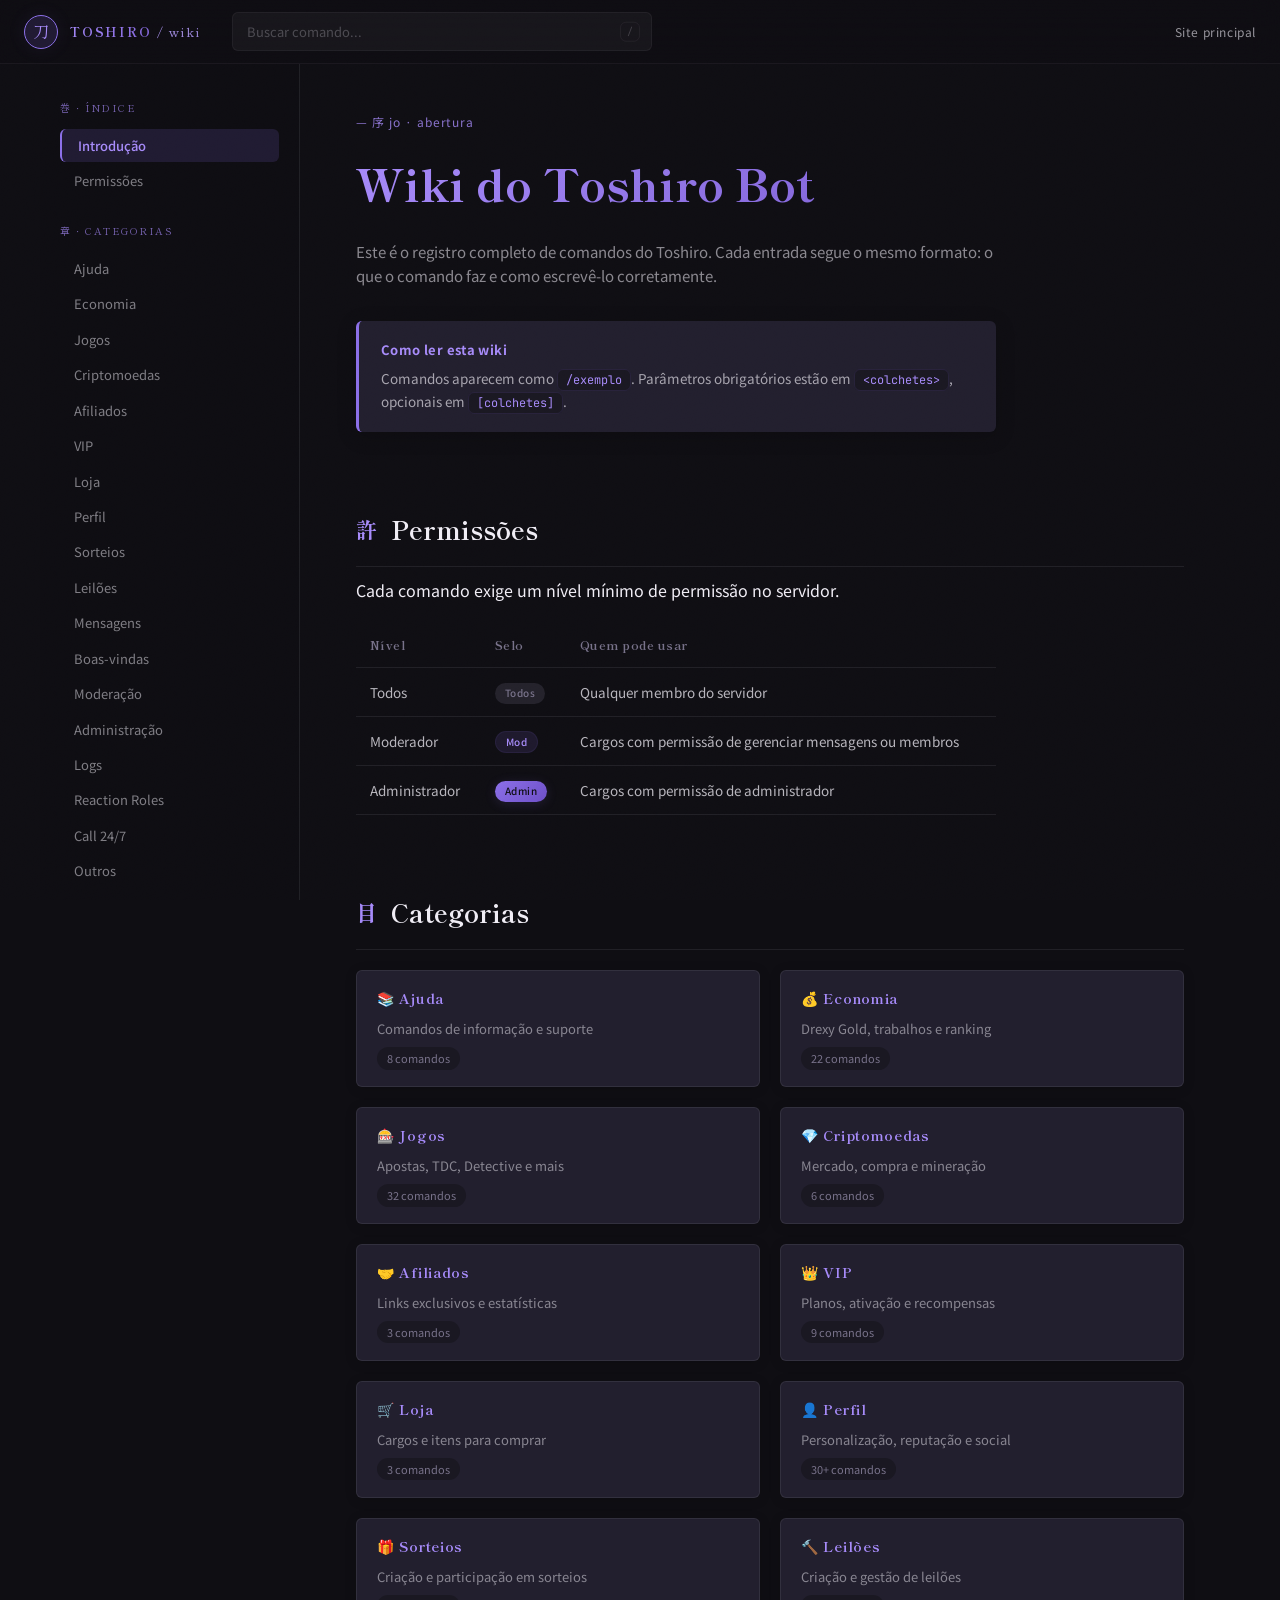
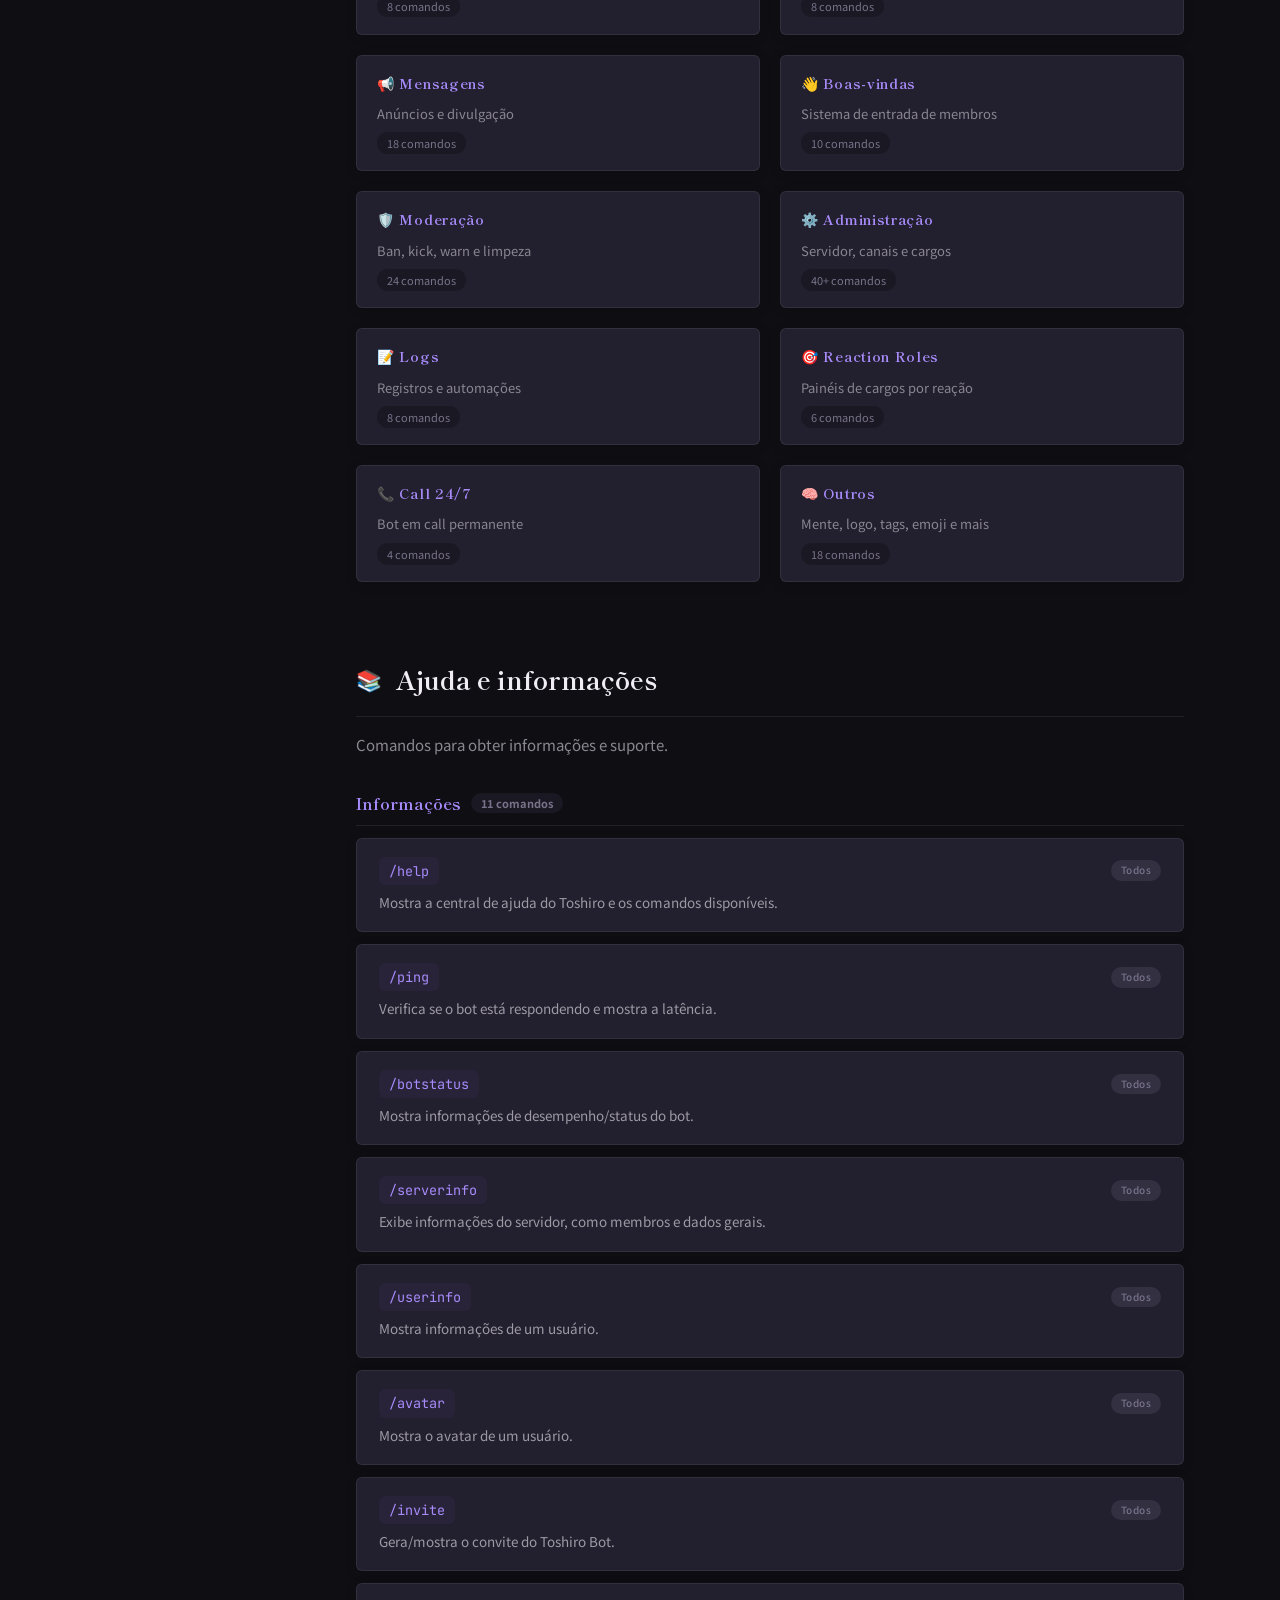
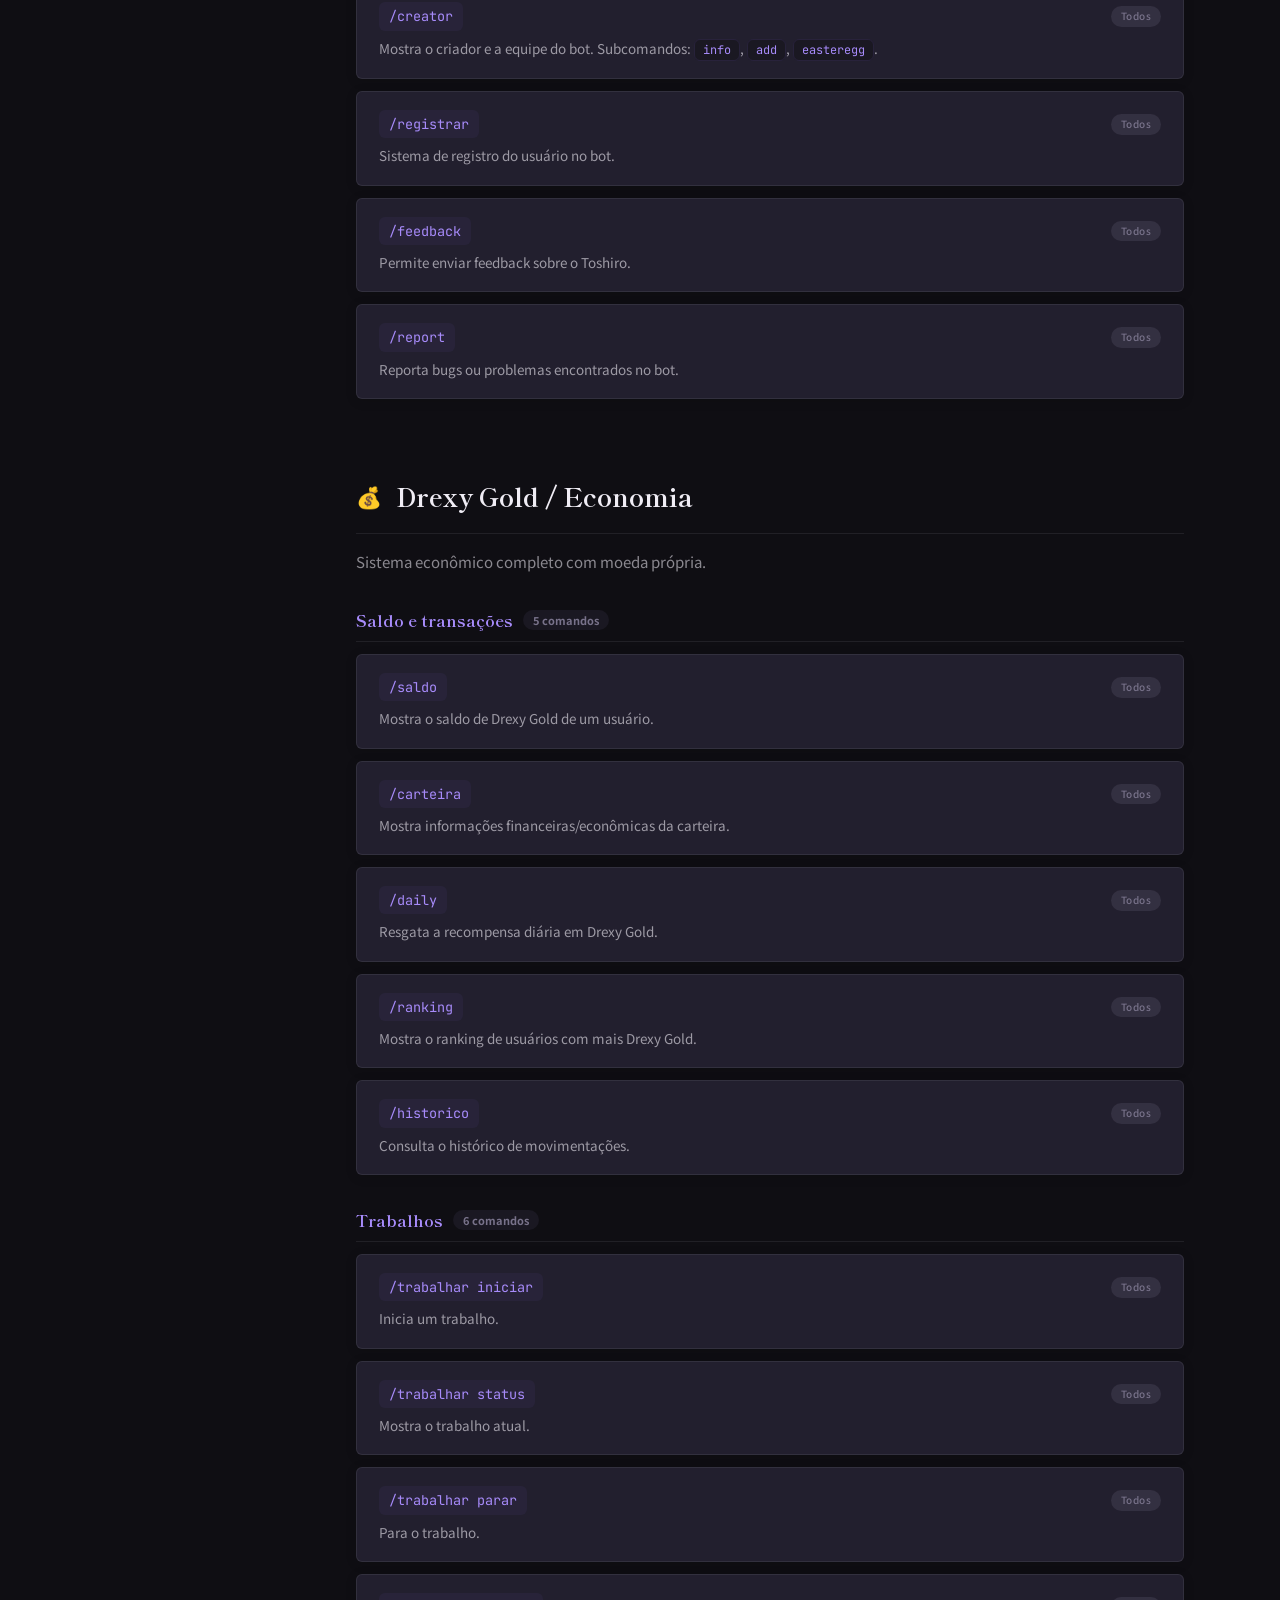
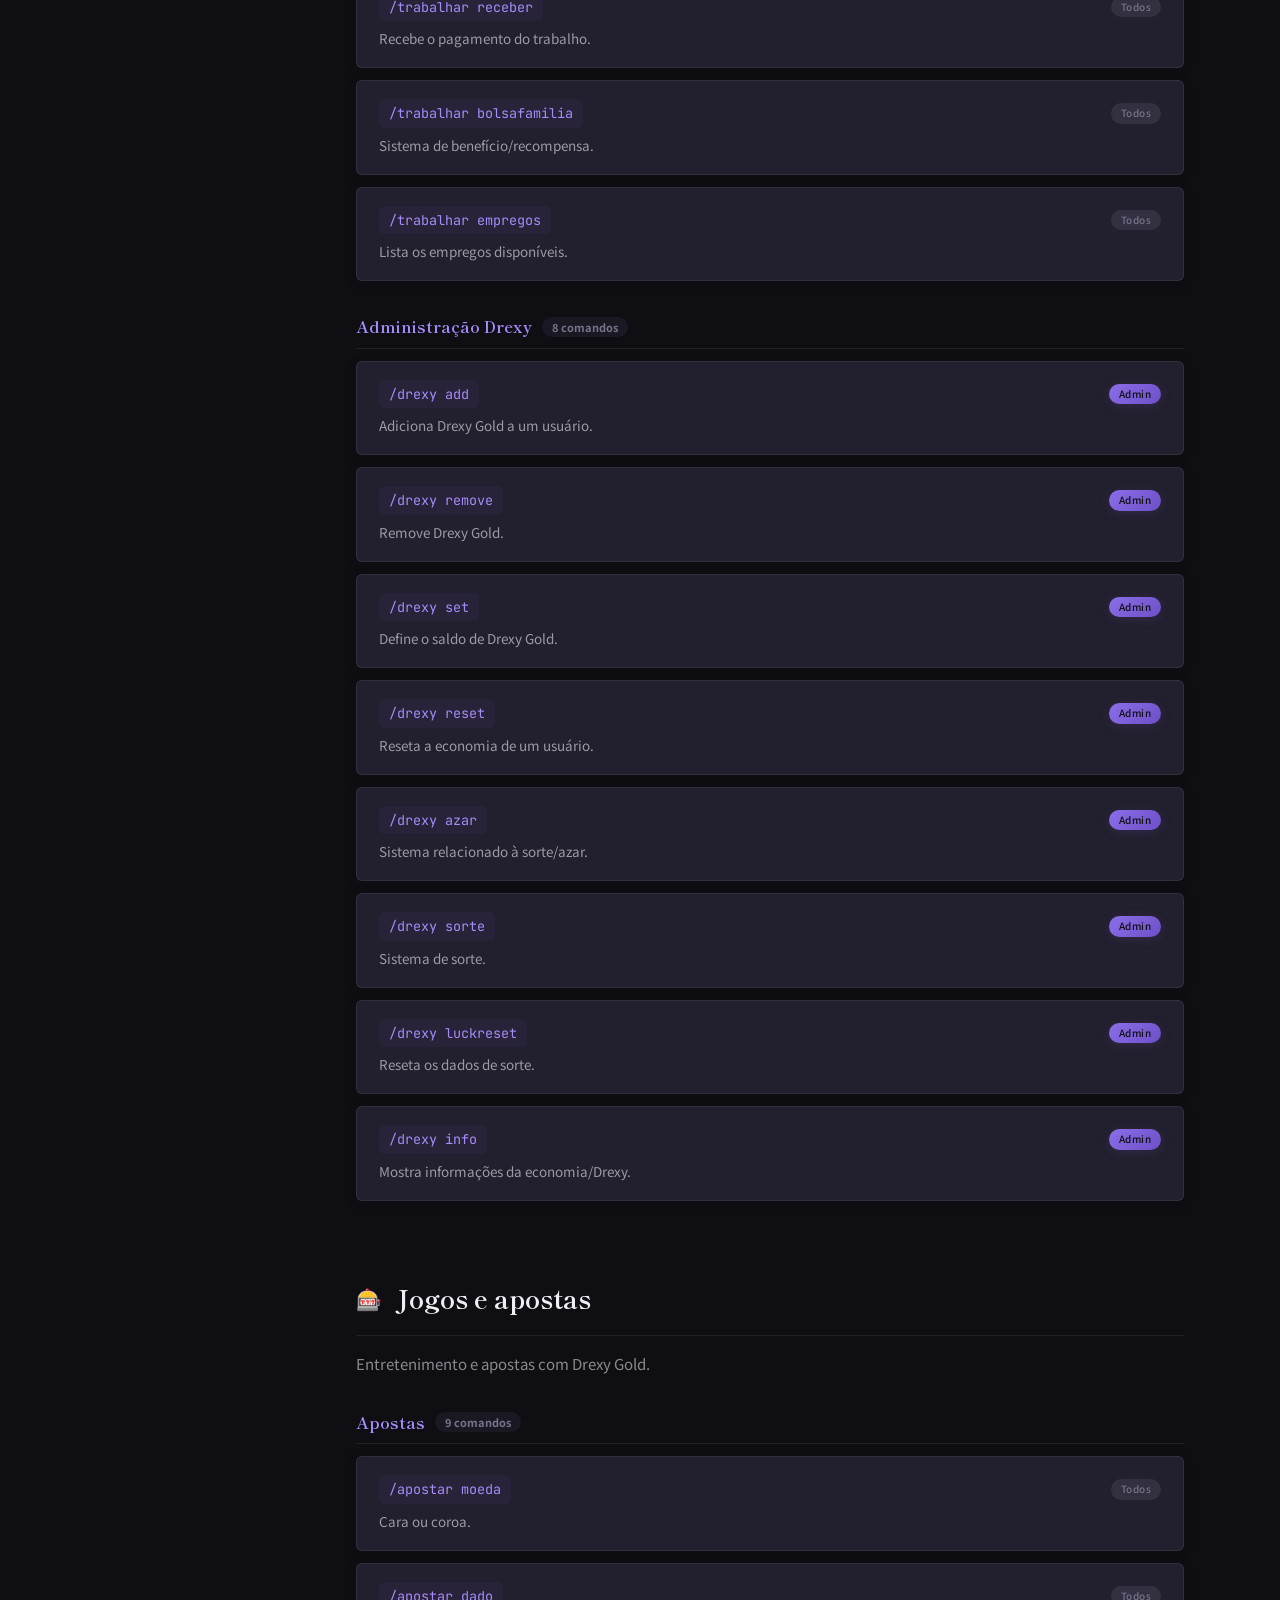
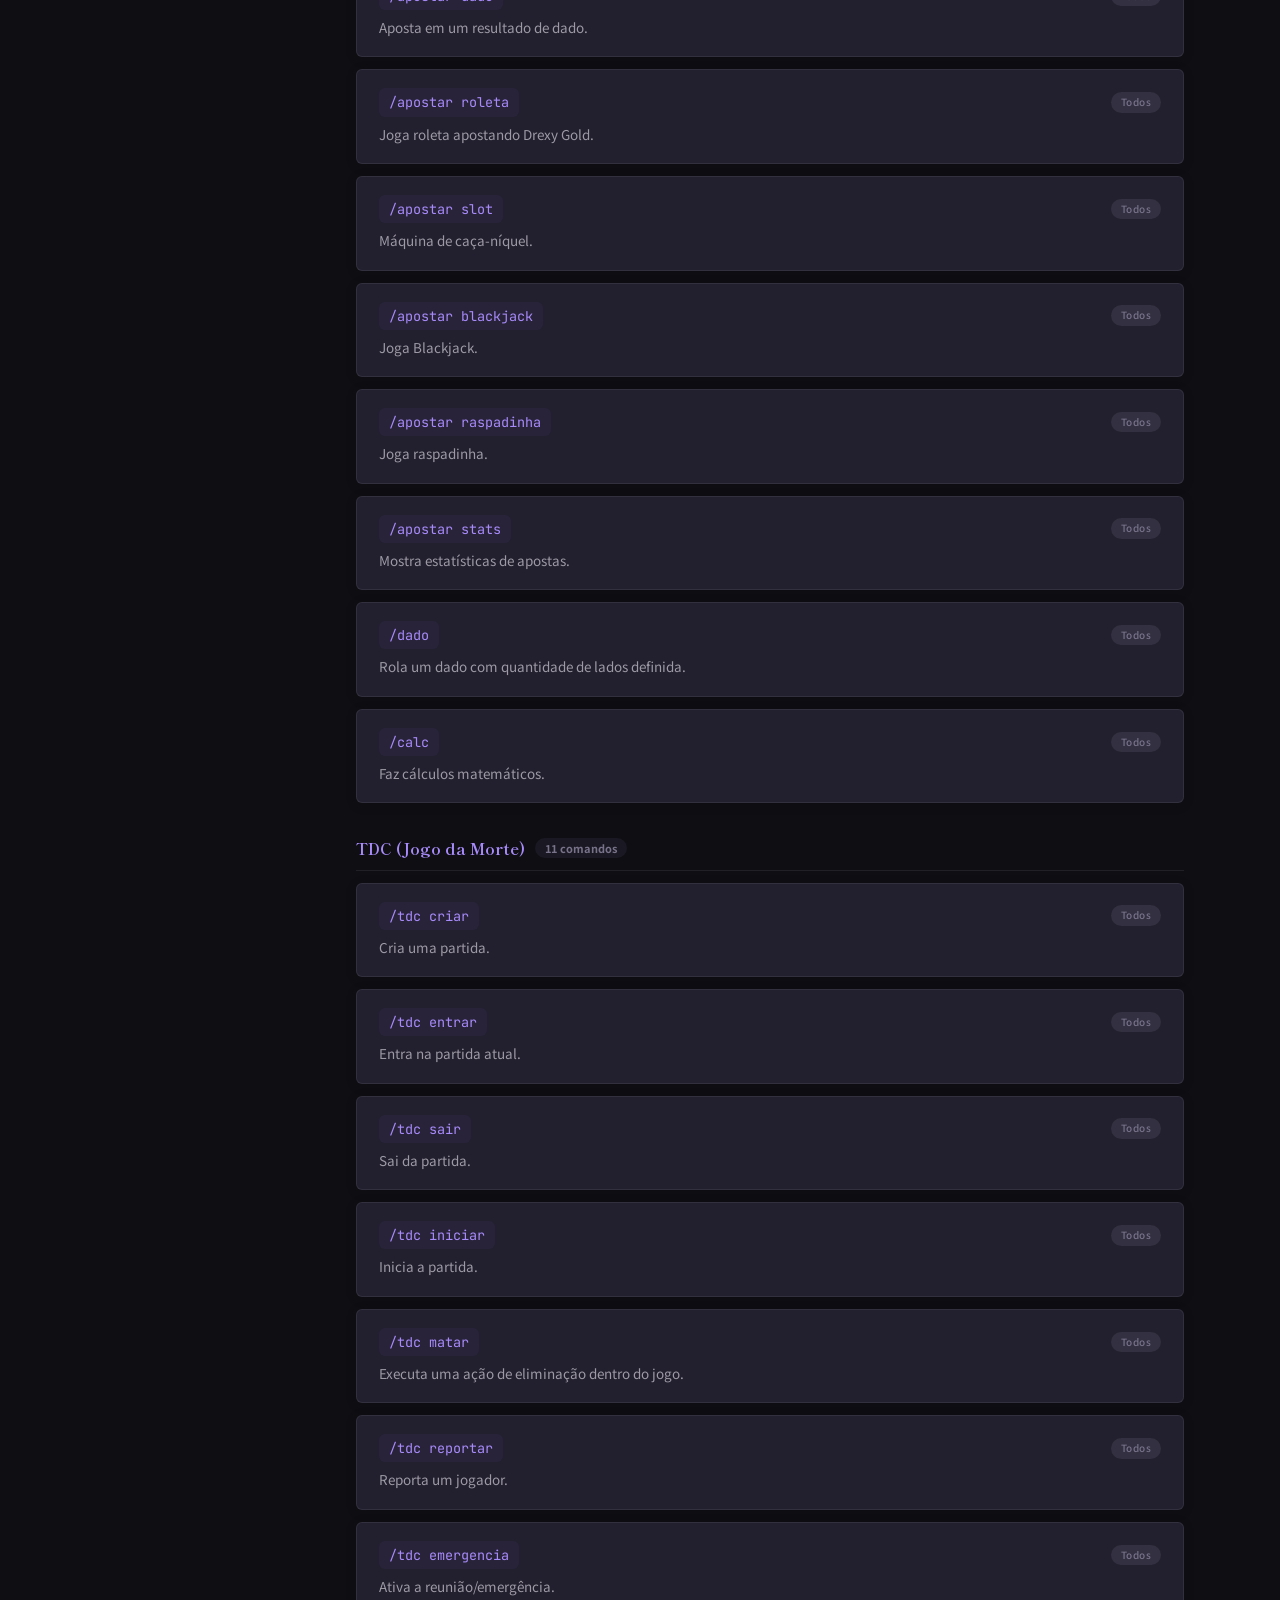
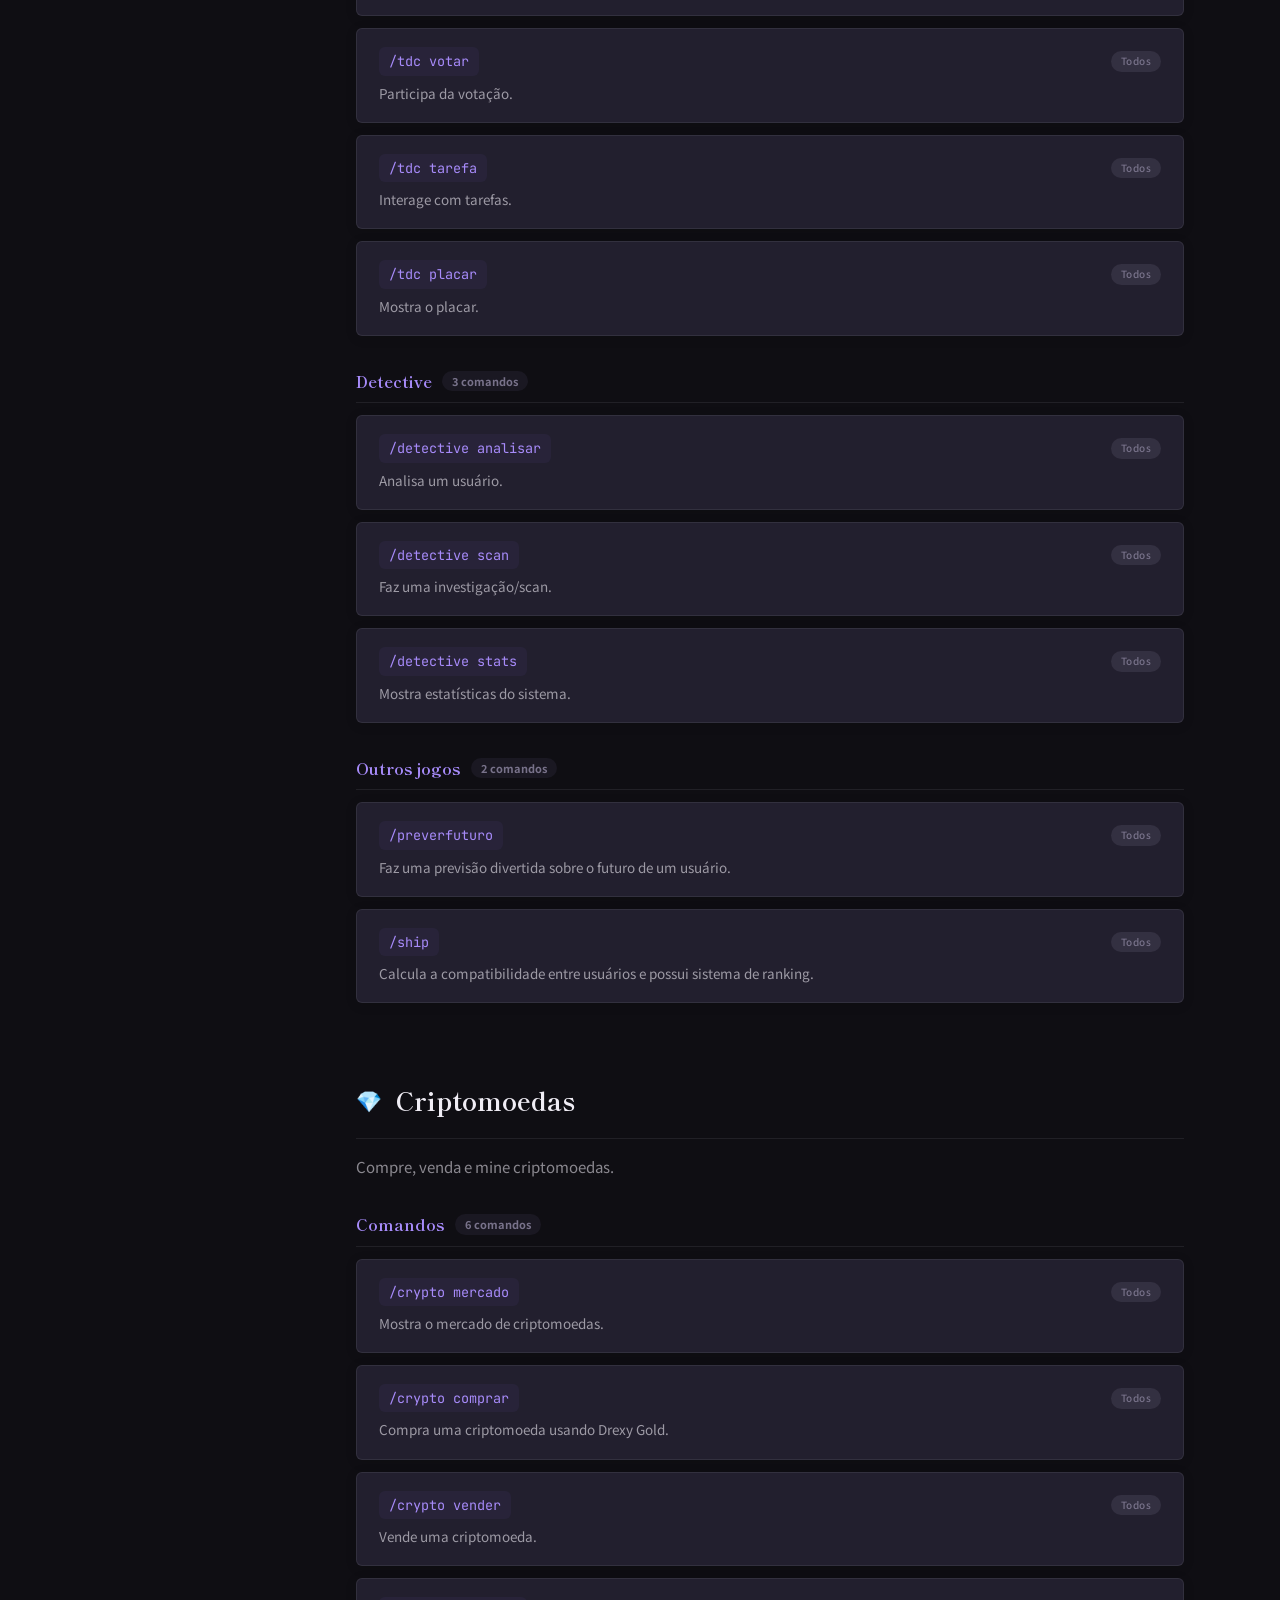
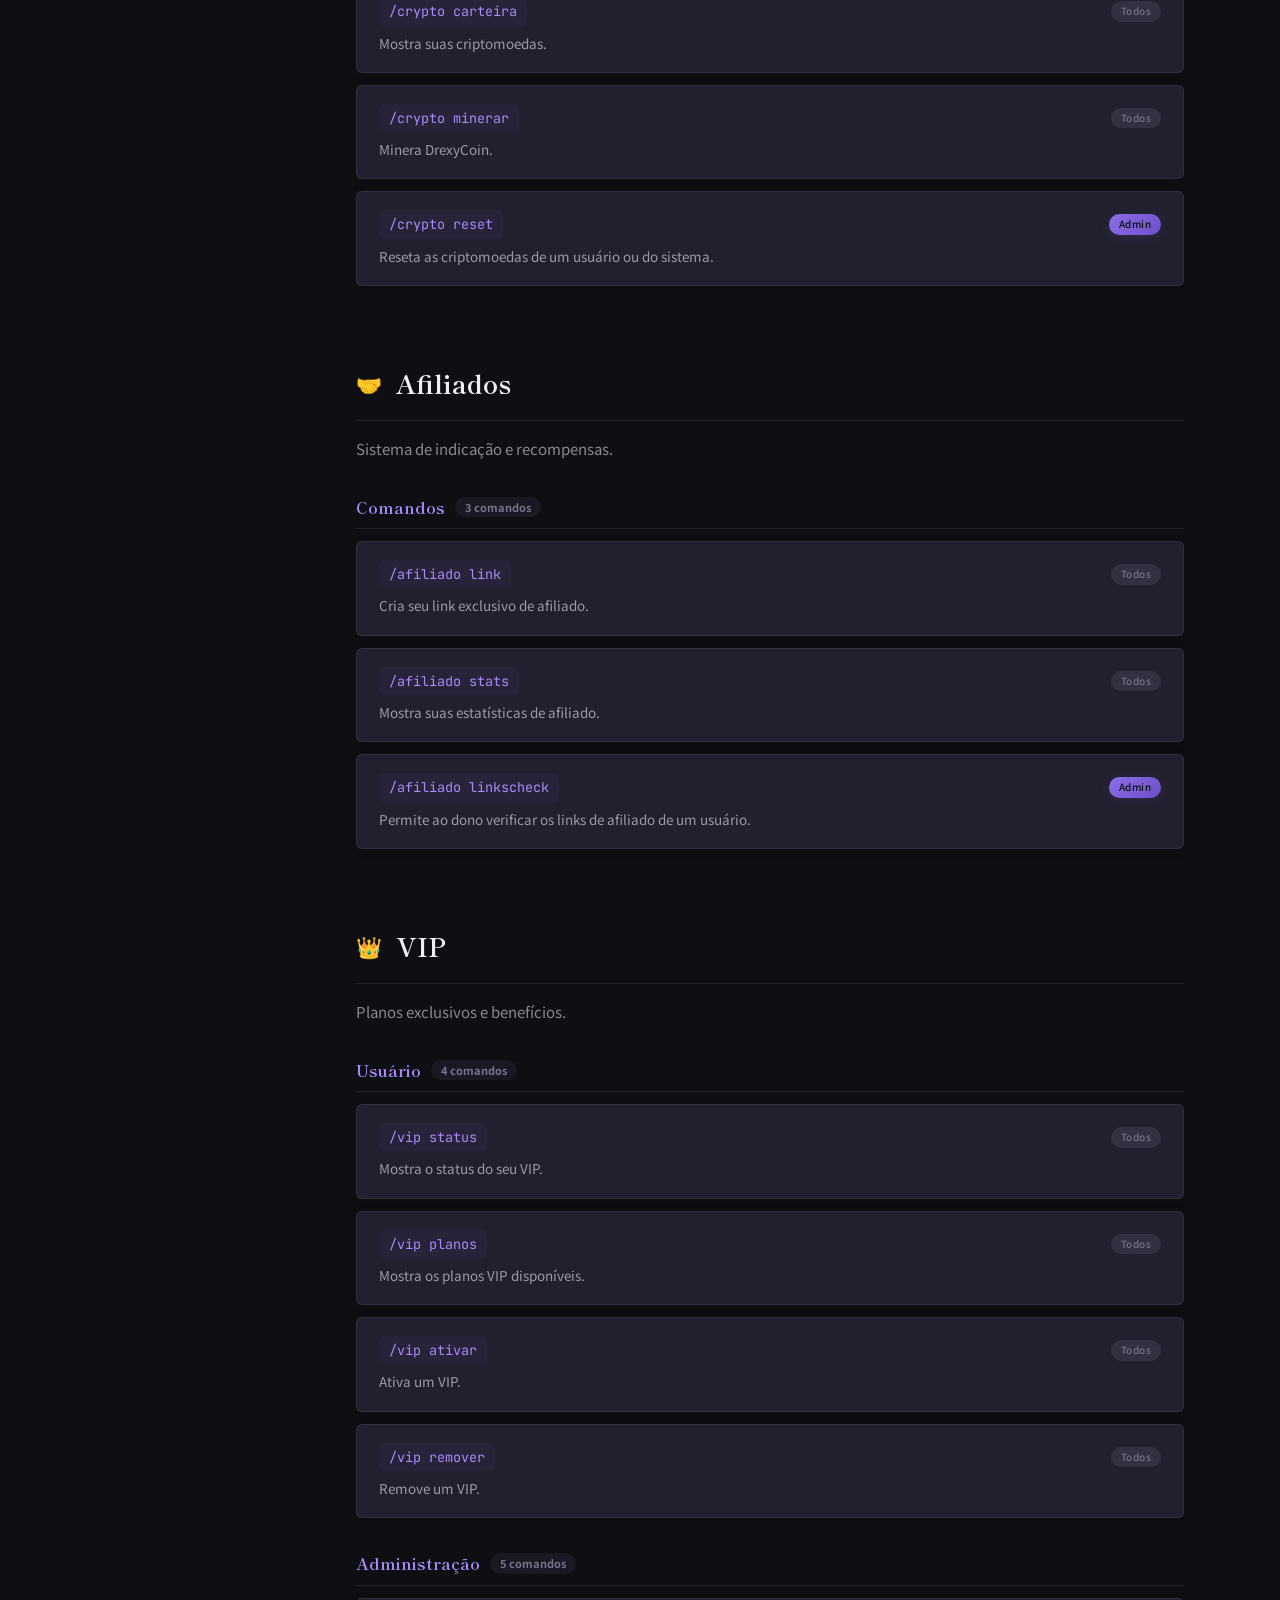
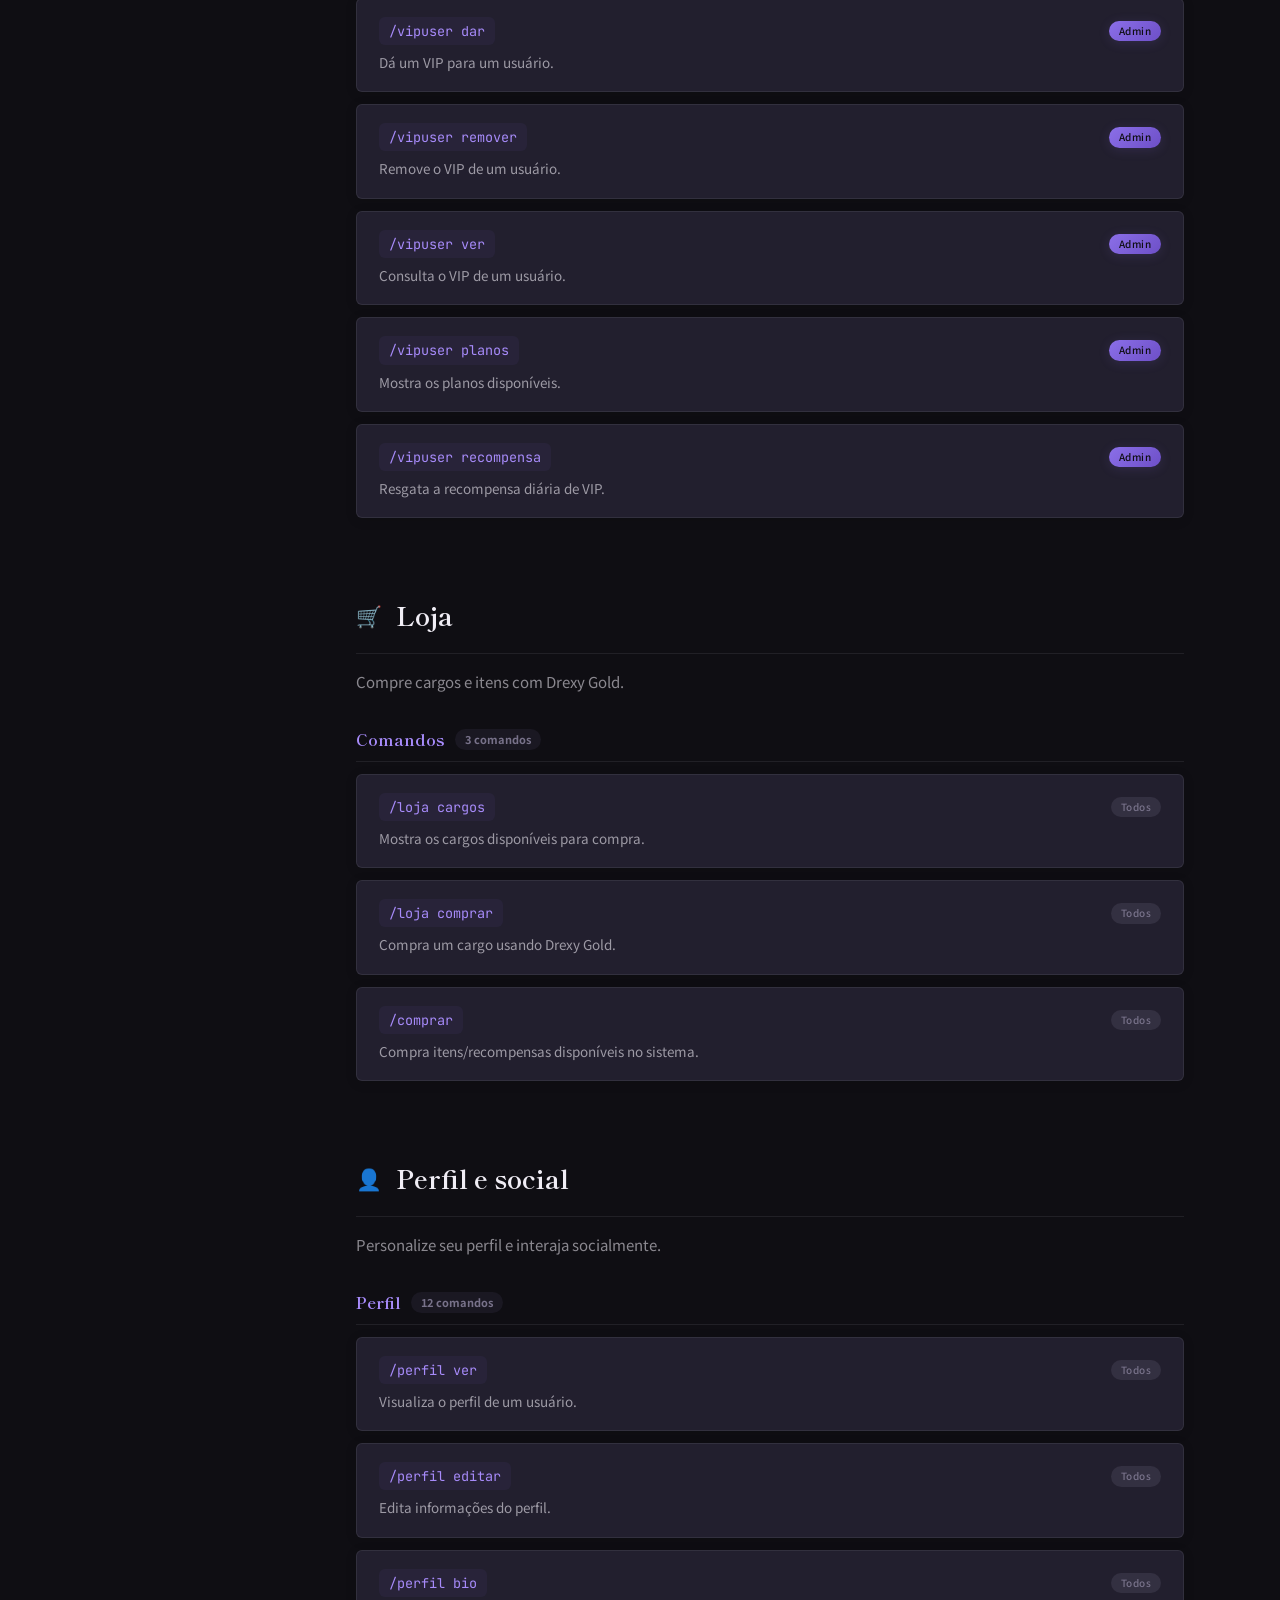
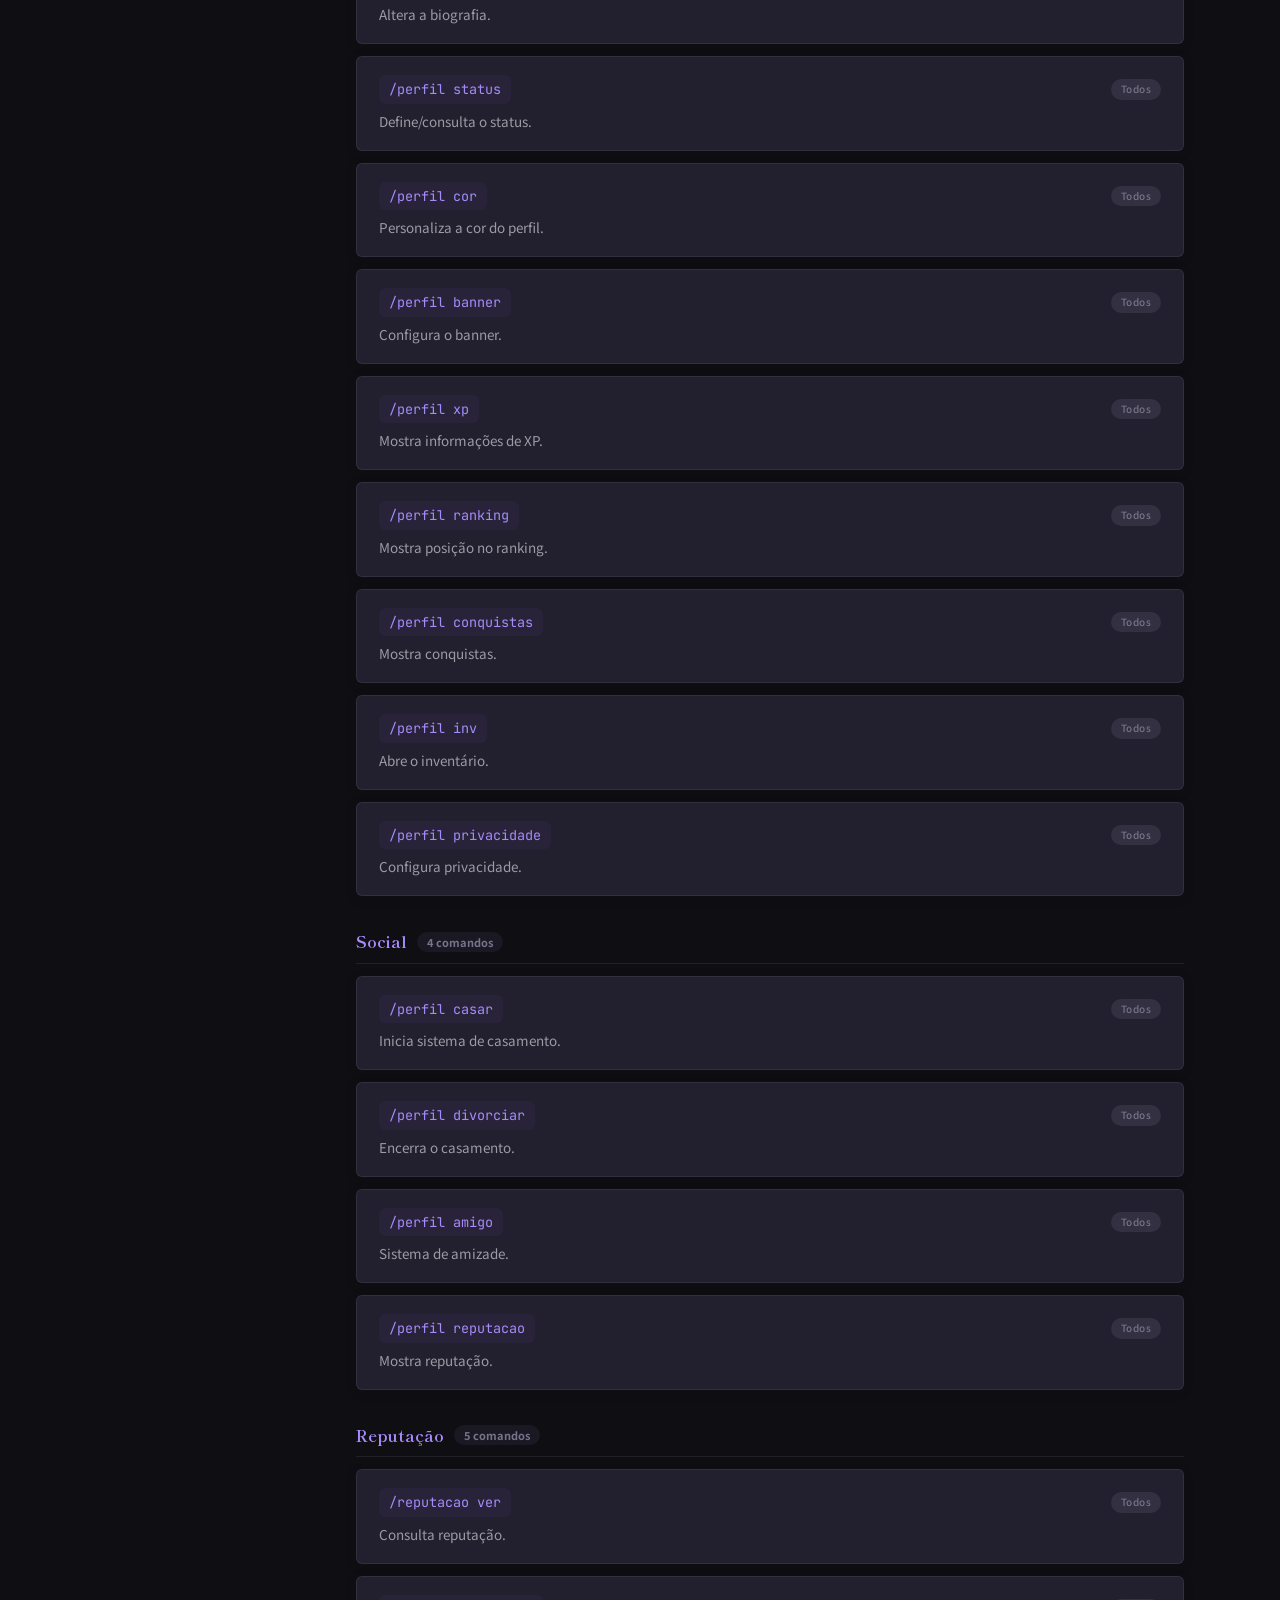
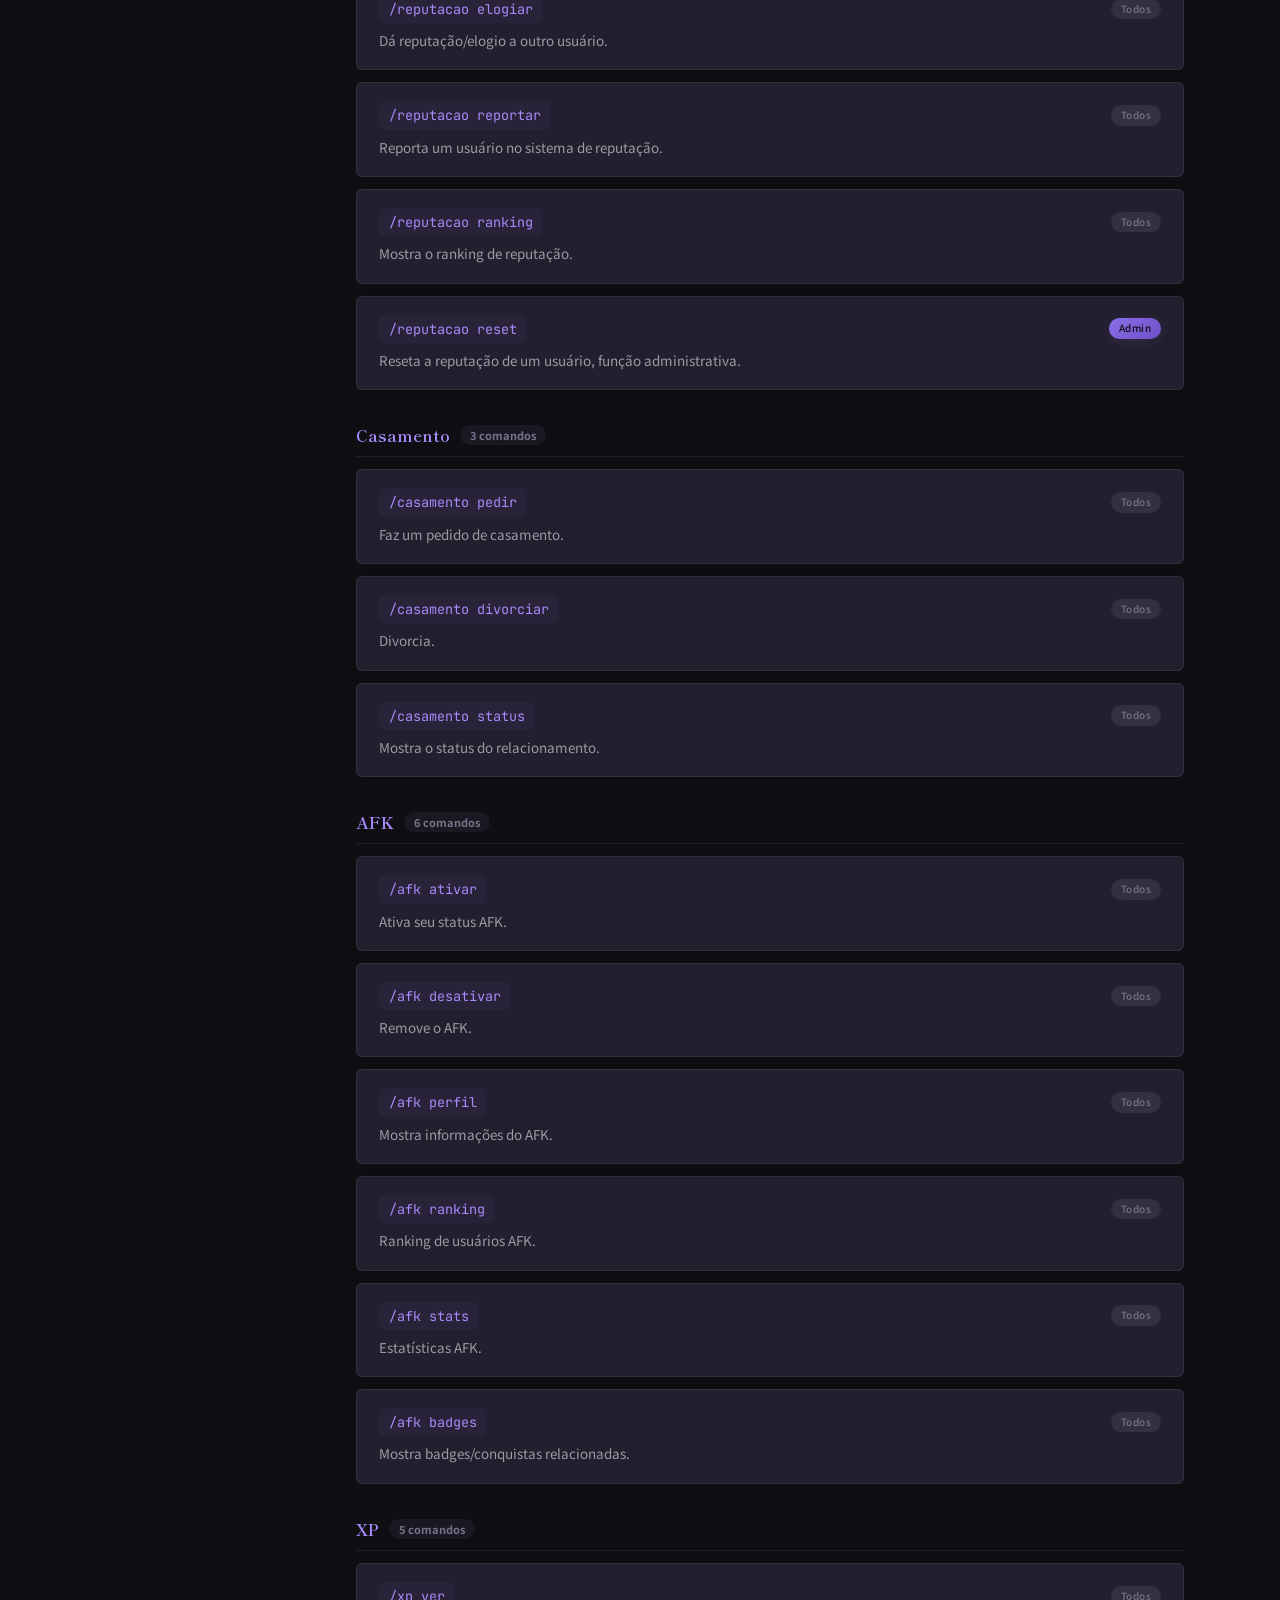
<file: pages/wiki.html>
<!DOCTYPE html>
<html lang="pt-BR">
<head>
  <meta charset="UTF-8" />
  <meta name="viewport" content="width=device-width, initial-scale=1.0" />
  <title>Wiki — Toshiro Bot</title>
  <link rel="preconnect" href="https://fonts.googleapis.com">
  <link rel="preconnect" href="https://fonts.gstatic.com" crossorigin>
  <link href="https://fonts.googleapis.com/css2?family=Shippori+Mincho:wght@500;700;800&family=Noto+Sans+JP:wght@400;500;700&family=JetBrains+Mono:wght@400;500&display=swap" rel="stylesheet">
  <link rel="stylesheet" href="/css/wiki.css">
</head>
<body>

  <div class="grain"></div>

  <!-- ============ TOPBAR ============ -->
  <header class="topbar">
    <div class="topbar-brand">
      <div class="logo-slot">
        <span class="logo-fallback">刀</span>
      </div>
      <span class="brand-name">TOSHIRO <span class="brand-sub">/ wiki</span></span>
    </div>

    <div class="search-wrap">
      <input type="text" id="search-input" class="search-input" placeholder="Buscar comando..." autocomplete="off">
      <span class="search-key">/</span>
    </div>

    <a href="#" class="topbar-link">Site principal</a>
  </header>

  <div class="wiki-layout">

    <!-- ============ SIDEBAR ============ -->
    <aside class="sidebar" id="sidebar">
      <nav>
        <p class="sidebar-label">巻 · Índice</p>
        <ul class="sidebar-list">
          <li><a href="#introducao" class="sidebar-link active">Introdução</a></li>
          <li><a href="#permissoes" class="sidebar-link">Permissões</a></li>
        </ul>

        <p class="sidebar-label">章 · Categorias</p>
        <ul class="sidebar-list">
          <li><a href="#ajuda" class="sidebar-link">Ajuda</a></li>
          <li><a href="#economia" class="sidebar-link">Economia</a></li>
          <li><a href="#jogos" class="sidebar-link">Jogos</a></li>
          <li><a href="#cripto" class="sidebar-link">Criptomoedas</a></li>
          <li><a href="#afiliado" class="sidebar-link">Afiliados</a></li>
          <li><a href="#vip" class="sidebar-link">VIP</a></li>
          <li><a href="#loja" class="sidebar-link">Loja</a></li>
          <li><a href="#perfil" class="sidebar-link">Perfil</a></li>
          <li><a href="#sorteios" class="sidebar-link">Sorteios</a></li>
          <li><a href="#leiloes" class="sidebar-link">Leilões</a></li>
          <li><a href="#mensagens" class="sidebar-link">Mensagens</a></li>
          <li><a href="#boas-vindas" class="sidebar-link">Boas-vindas</a></li>
          <li><a href="#moderacao" class="sidebar-link">Moderação</a></li>
          <li><a href="#admin" class="sidebar-link">Administração</a></li>
          <li><a href="#logs" class="sidebar-link">Logs</a></li>
          <li><a href="#reaction" class="sidebar-link">Reaction Roles</a></li>
          <li><a href="#call" class="sidebar-link">Call 24/7</a></li>
          <li><a href="#outros" class="sidebar-link">Outros</a></li>
        </ul>

        <p class="sidebar-label">補 · Extras</p>
        <ul class="sidebar-list">
          <li><a href="#faq" class="sidebar-link">Perguntas frequentes</a></li>
          <li><a href="#changelog" class="sidebar-link">Changelog</a></li>
        </ul>
      </nav>
    </aside>

    <!-- ============ CONTEÚDO ============ -->
    <main class="content">

      <!-- ===== INTRODUÇÃO ===== -->
      <section id="introducao" class="doc-section">
        <p class="doc-eyebrow">— 序 jo · abertura</p>
        <h1>Wiki do Toshiro Bot</h1>
        <p class="doc-lead">
          Este é o registro completo de comandos do Toshiro. Cada entrada segue o mesmo formato:
          o que o comando faz e como escrevê-lo corretamente.
        </p>

        <div class="callout">
          <strong>Como ler esta wiki</strong>
          <p>Comandos aparecem como <code>/exemplo</code>. Parâmetros obrigatórios estão em <code>&lt;colchetes&gt;</code>, opcionais em <code>[colchetes]</code>.</p>
        </div>
      </section>

      <!-- ===== PERMISSÕES ===== -->
      <section id="permissoes" class="doc-section">
        <h2><span class="section-mark">許</span> Permissões</h2>
        <p>Cada comando exige um nível mínimo de permissão no servidor.</p>

        <table class="perm-table">
          <thead>
            <tr>
              <th>Nível</th>
              <th>Selo</th>
              <th>Quem pode usar</th>
            </tr>
          </thead>
          <tbody>
            <tr>
              <td>Todos</td>
              <td><span class="badge badge-all">Todos</span></td>
              <td>Qualquer membro do servidor</td>
            </tr>
            <tr>
              <td>Moderador</td>
              <td><span class="badge badge-mod">Mod</span></td>
              <td>Cargos com permissão de gerenciar mensagens ou membros</td>
            </tr>
            <tr>
              <td>Administrador</td>
              <td><span class="badge badge-admin">Admin</span></td>
              <td>Cargos com permissão de administrador</td>
            </tr>
          </tbody>
        </table>
      </section>

      <!-- ===== CATEGORIAS ===== -->
      <section id="categorias" class="doc-section">
        <h2><span class="section-mark">目</span> Categorias</h2>
        <div class="category-grid">
          <div class="category-card" onclick="document.getElementById('ajuda').scrollIntoView({behavior:'smooth'})">
            <h3>📚 Ajuda</h3>
            <p>Comandos de informação e suporte</p>
            <span class="count">8 comandos</span>
          </div>
          <div class="category-card" onclick="document.getElementById('economia').scrollIntoView({behavior:'smooth'})">
            <h3>💰 Economia</h3>
            <p>Drexy Gold, trabalhos e ranking</p>
            <span class="count">22 comandos</span>
          </div>
          <div class="category-card" onclick="document.getElementById('jogos').scrollIntoView({behavior:'smooth'})">
            <h3>🎰 Jogos</h3>
            <p>Apostas, TDC, Detective e mais</p>
            <span class="count">32 comandos</span>
          </div>
          <div class="category-card" onclick="document.getElementById('cripto').scrollIntoView({behavior:'smooth'})">
            <h3>💎 Criptomoedas</h3>
            <p>Mercado, compra e mineração</p>
            <span class="count">6 comandos</span>
          </div>
          <div class="category-card" onclick="document.getElementById('afiliado').scrollIntoView({behavior:'smooth'})">
            <h3>🤝 Afiliados</h3>
            <p>Links exclusivos e estatísticas</p>
            <span class="count">3 comandos</span>
          </div>
          <div class="category-card" onclick="document.getElementById('vip').scrollIntoView({behavior:'smooth'})">
            <h3>👑 VIP</h3>
            <p>Planos, ativação e recompensas</p>
            <span class="count">9 comandos</span>
          </div>
          <div class="category-card" onclick="document.getElementById('loja').scrollIntoView({behavior:'smooth'})">
            <h3>🛒 Loja</h3>
            <p>Cargos e itens para comprar</p>
            <span class="count">3 comandos</span>
          </div>
          <div class="category-card" onclick="document.getElementById('perfil').scrollIntoView({behavior:'smooth'})">
            <h3>👤 Perfil</h3>
            <p>Personalização, reputação e social</p>
            <span class="count">30+ comandos</span>
          </div>
          <div class="category-card" onclick="document.getElementById('sorteios').scrollIntoView({behavior:'smooth'})">
            <h3>🎁 Sorteios</h3>
            <p>Criação e participação em sorteios</p>
            <span class="count">8 comandos</span>
          </div>
          <div class="category-card" onclick="document.getElementById('leiloes').scrollIntoView({behavior:'smooth'})">
            <h3>🔨 Leilões</h3>
            <p>Criação e gestão de leilões</p>
            <span class="count">8 comandos</span>
          </div>
          <div class="category-card" onclick="document.getElementById('mensagens').scrollIntoView({behavior:'smooth'})">
            <h3>📢 Mensagens</h3>
            <p>Anúncios e divulgação</p>
            <span class="count">18 comandos</span>
          </div>
          <div class="category-card" onclick="document.getElementById('boas-vindas').scrollIntoView({behavior:'smooth'})">
            <h3>👋 Boas-vindas</h3>
            <p>Sistema de entrada de membros</p>
            <span class="count">10 comandos</span>
          </div>
          <div class="category-card" onclick="document.getElementById('moderacao').scrollIntoView({behavior:'smooth'})">
            <h3>🛡️ Moderação</h3>
            <p>Ban, kick, warn e limpeza</p>
            <span class="count">24 comandos</span>
          </div>
          <div class="category-card" onclick="document.getElementById('admin').scrollIntoView({behavior:'smooth'})">
            <h3>⚙️ Administração</h3>
            <p>Servidor, canais e cargos</p>
            <span class="count">40+ comandos</span>
          </div>
          <div class="category-card" onclick="document.getElementById('logs').scrollIntoView({behavior:'smooth'})">
            <h3>📝 Logs</h3>
            <p>Registros e automações</p>
            <span class="count">8 comandos</span>
          </div>
          <div class="category-card" onclick="document.getElementById('reaction').scrollIntoView({behavior:'smooth'})">
            <h3>🎯 Reaction Roles</h3>
            <p>Painéis de cargos por reação</p>
            <span class="count">6 comandos</span>
          </div>
          <div class="category-card" onclick="document.getElementById('call').scrollIntoView({behavior:'smooth'})">
            <h3>📞 Call 24/7</h3>
            <p>Bot em call permanente</p>
            <span class="count">4 comandos</span>
          </div>
          <div class="category-card" onclick="document.getElementById('outros').scrollIntoView({behavior:'smooth'})">
            <h3>🧠 Outros</h3>
            <p>Mente, logo, tags, emoji e mais</p>
            <span class="count">18 comandos</span>
          </div>
        </div>
      </section>

      <!-- ===== AJUDA ===== -->
      <section id="ajuda" class="doc-section">
        <h2><span class="section-mark">📚</span> Ajuda e informações</h2>
        <p class="doc-lead">Comandos para obter informações e suporte.</p>

        <div class="cmd-group">
          <h3>Informações <span class="count-badge">11 comandos</span></h3>

          <article class="cmd-entry">
            <div class="cmd-head">
              <code>/help</code>
              <span class="badge badge-all">Todos</span>
            </div>
            <p>Mostra a central de ajuda do Toshiro e os comandos disponíveis.</p>
          </article>

          <article class="cmd-entry">
            <div class="cmd-head">
              <code>/ping</code>
              <span class="badge badge-all">Todos</span>
            </div>
            <p>Verifica se o bot está respondendo e mostra a latência.</p>
          </article>

          <article class="cmd-entry">
            <div class="cmd-head">
              <code>/botstatus</code>
              <span class="badge badge-all">Todos</span>
            </div>
            <p>Mostra informações de desempenho/status do bot.</p>
          </article>

          <article class="cmd-entry">
            <div class="cmd-head">
              <code>/serverinfo</code>
              <span class="badge badge-all">Todos</span>
            </div>
            <p>Exibe informações do servidor, como membros e dados gerais.</p>
          </article>

          <article class="cmd-entry">
            <div class="cmd-head">
              <code>/userinfo</code>
              <span class="badge badge-all">Todos</span>
            </div>
            <p>Mostra informações de um usuário.</p>
          </article>

          <article class="cmd-entry">
            <div class="cmd-head">
              <code>/avatar</code>
              <span class="badge badge-all">Todos</span>
            </div>
            <p>Mostra o avatar de um usuário.</p>
          </article>

          <article class="cmd-entry">
            <div class="cmd-head">
              <code>/invite</code>
              <span class="badge badge-all">Todos</span>
            </div>
            <p>Gera/mostra o convite do Toshiro Bot.</p>
          </article>

          <article class="cmd-entry">
            <div class="cmd-head">
              <code>/creator</code>
              <span class="badge badge-all">Todos</span>
            </div>
            <p>Mostra o criador e a equipe do bot. Subcomandos: <code>info</code>, <code>add</code>, <code>easteregg</code>.</p>
          </article>

          <article class="cmd-entry">
            <div class="cmd-head">
              <code>/registrar</code>
              <span class="badge badge-all">Todos</span>
            </div>
            <p>Sistema de registro do usuário no bot.</p>
          </article>

          <article class="cmd-entry">
            <div class="cmd-head">
              <code>/feedback</code>
              <span class="badge badge-all">Todos</span>
            </div>
            <p>Permite enviar feedback sobre o Toshiro.</p>
          </article>

          <article class="cmd-entry">
            <div class="cmd-head">
              <code>/report</code>
              <span class="badge badge-all">Todos</span>
            </div>
            <p>Reporta bugs ou problemas encontrados no bot.</p>
          </article>
        </div>
      </section>

      <!-- ===== ECONOMIA ===== -->
      <section id="economia" class="doc-section">
        <h2><span class="section-mark">💰</span> Drexy Gold / Economia</h2>
        <p class="doc-lead">Sistema econômico completo com moeda própria.</p>

        <div class="cmd-group">
          <h3>Saldo e transações <span class="count-badge">5 comandos</span></h3>

          <article class="cmd-entry">
            <div class="cmd-head">
              <code>/saldo</code>
              <span class="badge badge-all">Todos</span>
            </div>
            <p>Mostra o saldo de Drexy Gold de um usuário.</p>
          </article>

          <article class="cmd-entry">
            <div class="cmd-head">
              <code>/carteira</code>
              <span class="badge badge-all">Todos</span>
            </div>
            <p>Mostra informações financeiras/econômicas da carteira.</p>
          </article>

          <article class="cmd-entry">
            <div class="cmd-head">
              <code>/daily</code>
              <span class="badge badge-all">Todos</span>
            </div>
            <p>Resgata a recompensa diária em Drexy Gold.</p>
          </article>

          <article class="cmd-entry">
            <div class="cmd-head">
              <code>/ranking</code>
              <span class="badge badge-all">Todos</span>
            </div>
            <p>Mostra o ranking de usuários com mais Drexy Gold.</p>
          </article>

          <article class="cmd-entry">
            <div class="cmd-head">
              <code>/historico</code>
              <span class="badge badge-all">Todos</span>
            </div>
            <p>Consulta o histórico de movimentações.</p>
          </article>
        </div>

        <div class="cmd-group">
          <h3>Trabalhos <span class="count-badge">6 comandos</span></h3>

          <article class="cmd-entry">
            <div class="cmd-head">
              <code>/trabalhar iniciar</code>
              <span class="badge badge-all">Todos</span>
            </div>
            <p>Inicia um trabalho.</p>
          </article>

          <article class="cmd-entry">
            <div class="cmd-head">
              <code>/trabalhar status</code>
              <span class="badge badge-all">Todos</span>
            </div>
            <p>Mostra o trabalho atual.</p>
          </article>

          <article class="cmd-entry">
            <div class="cmd-head">
              <code>/trabalhar parar</code>
              <span class="badge badge-all">Todos</span>
            </div>
            <p>Para o trabalho.</p>
          </article>

          <article class="cmd-entry">
            <div class="cmd-head">
              <code>/trabalhar receber</code>
              <span class="badge badge-all">Todos</span>
            </div>
            <p>Recebe o pagamento do trabalho.</p>
          </article>

          <article class="cmd-entry">
            <div class="cmd-head">
              <code>/trabalhar bolsafamilia</code>
              <span class="badge badge-all">Todos</span>
            </div>
            <p>Sistema de benefício/recompensa.</p>
          </article>

          <article class="cmd-entry">
            <div class="cmd-head">
              <code>/trabalhar empregos</code>
              <span class="badge badge-all">Todos</span>
            </div>
            <p>Lista os empregos disponíveis.</p>
          </article>
        </div>

        <div class="cmd-group">
          <h3>Administração Drexy <span class="count-badge">8 comandos</span></h3>

          <article class="cmd-entry">
            <div class="cmd-head">
              <code>/drexy add</code>
              <span class="badge badge-admin">Admin</span>
            </div>
            <p>Adiciona Drexy Gold a um usuário.</p>
          </article>

          <article class="cmd-entry">
            <div class="cmd-head">
              <code>/drexy remove</code>
              <span class="badge badge-admin">Admin</span>
            </div>
            <p>Remove Drexy Gold.</p>
          </article>

          <article class="cmd-entry">
            <div class="cmd-head">
              <code>/drexy set</code>
              <span class="badge badge-admin">Admin</span>
            </div>
            <p>Define o saldo de Drexy Gold.</p>
          </article>

          <article class="cmd-entry">
            <div class="cmd-head">
              <code>/drexy reset</code>
              <span class="badge badge-admin">Admin</span>
            </div>
            <p>Reseta a economia de um usuário.</p>
          </article>

          <article class="cmd-entry">
            <div class="cmd-head">
              <code>/drexy azar</code>
              <span class="badge badge-admin">Admin</span>
            </div>
            <p>Sistema relacionado à sorte/azar.</p>
          </article>

          <article class="cmd-entry">
            <div class="cmd-head">
              <code>/drexy sorte</code>
              <span class="badge badge-admin">Admin</span>
            </div>
            <p>Sistema de sorte.</p>
          </article>

          <article class="cmd-entry">
            <div class="cmd-head">
              <code>/drexy luckreset</code>
              <span class="badge badge-admin">Admin</span>
            </div>
            <p>Reseta os dados de sorte.</p>
          </article>

          <article class="cmd-entry">
            <div class="cmd-head">
              <code>/drexy info</code>
              <span class="badge badge-admin">Admin</span>
            </div>
            <p>Mostra informações da economia/Drexy.</p>
          </article>
        </div>
      </section>

      <!-- ===== JOGOS ===== -->
      <section id="jogos" class="doc-section">
        <h2><span class="section-mark">🎰</span> Jogos e apostas</h2>
        <p class="doc-lead">Entretenimento e apostas com Drexy Gold.</p>

        <div class="cmd-group">
          <h3>Apostas <span class="count-badge">9 comandos</span></h3>

          <article class="cmd-entry">
            <div class="cmd-head">
              <code>/apostar moeda</code>
              <span class="badge badge-all">Todos</span>
            </div>
            <p>Cara ou coroa.</p>
          </article>

          <article class="cmd-entry">
            <div class="cmd-head">
              <code>/apostar dado</code>
              <span class="badge badge-all">Todos</span>
            </div>
            <p>Aposta em um resultado de dado.</p>
          </article>

          <article class="cmd-entry">
            <div class="cmd-head">
              <code>/apostar roleta</code>
              <span class="badge badge-all">Todos</span>
            </div>
            <p>Joga roleta apostando Drexy Gold.</p>
          </article>

          <article class="cmd-entry">
            <div class="cmd-head">
              <code>/apostar slot</code>
              <span class="badge badge-all">Todos</span>
            </div>
            <p>Máquina de caça-níquel.</p>
          </article>

          <article class="cmd-entry">
            <div class="cmd-head">
              <code>/apostar blackjack</code>
              <span class="badge badge-all">Todos</span>
            </div>
            <p>Joga Blackjack.</p>
          </article>

          <article class="cmd-entry">
            <div class="cmd-head">
              <code>/apostar raspadinha</code>
              <span class="badge badge-all">Todos</span>
            </div>
            <p>Joga raspadinha.</p>
          </article>

          <article class="cmd-entry">
            <div class="cmd-head">
              <code>/apostar stats</code>
              <span class="badge badge-all">Todos</span>
            </div>
            <p>Mostra estatísticas de apostas.</p>
          </article>

          <article class="cmd-entry">
            <div class="cmd-head">
              <code>/dado</code>
              <span class="badge badge-all">Todos</span>
            </div>
            <p>Rola um dado com quantidade de lados definida.</p>
          </article>

          <article class="cmd-entry">
            <div class="cmd-head">
              <code>/calc</code>
              <span class="badge badge-all">Todos</span>
            </div>
            <p>Faz cálculos matemáticos.</p>
          </article>
        </div>

        <div class="cmd-group">
          <h3>TDC (Jogo da Morte) <span class="count-badge">11 comandos</span></h3>

          <article class="cmd-entry">
            <div class="cmd-head">
              <code>/tdc criar</code>
              <span class="badge badge-all">Todos</span>
            </div>
            <p>Cria uma partida.</p>
          </article>

          <article class="cmd-entry">
            <div class="cmd-head">
              <code>/tdc entrar</code>
              <span class="badge badge-all">Todos</span>
            </div>
            <p>Entra na partida atual.</p>
          </article>

          <article class="cmd-entry">
            <div class="cmd-head">
              <code>/tdc sair</code>
              <span class="badge badge-all">Todos</span>
            </div>
            <p>Sai da partida.</p>
          </article>

          <article class="cmd-entry">
            <div class="cmd-head">
              <code>/tdc iniciar</code>
              <span class="badge badge-all">Todos</span>
            </div>
            <p>Inicia a partida.</p>
          </article>

          <article class="cmd-entry">
            <div class="cmd-head">
              <code>/tdc matar</code>
              <span class="badge badge-all">Todos</span>
            </div>
            <p>Executa uma ação de eliminação dentro do jogo.</p>
          </article>

          <article class="cmd-entry">
            <div class="cmd-head">
              <code>/tdc reportar</code>
              <span class="badge badge-all">Todos</span>
            </div>
            <p>Reporta um jogador.</p>
          </article>

          <article class="cmd-entry">
            <div class="cmd-head">
              <code>/tdc emergencia</code>
              <span class="badge badge-all">Todos</span>
            </div>
            <p>Ativa a reunião/emergência.</p>
          </article>

          <article class="cmd-entry">
            <div class="cmd-head">
              <code>/tdc votar</code>
              <span class="badge badge-all">Todos</span>
            </div>
            <p>Participa da votação.</p>
          </article>

          <article class="cmd-entry">
            <div class="cmd-head">
              <code>/tdc tarefa</code>
              <span class="badge badge-all">Todos</span>
            </div>
            <p>Interage com tarefas.</p>
          </article>

          <article class="cmd-entry">
            <div class="cmd-head">
              <code>/tdc placar</code>
              <span class="badge badge-all">Todos</span>
            </div>
            <p>Mostra o placar.</p>
          </article>
        </div>

        <div class="cmd-group">
          <h3>Detective <span class="count-badge">3 comandos</span></h3>

          <article class="cmd-entry">
            <div class="cmd-head">
              <code>/detective analisar</code>
              <span class="badge badge-all">Todos</span>
            </div>
            <p>Analisa um usuário.</p>
          </article>

          <article class="cmd-entry">
            <div class="cmd-head">
              <code>/detective scan</code>
              <span class="badge badge-all">Todos</span>
            </div>
            <p>Faz uma investigação/scan.</p>
          </article>

          <article class="cmd-entry">
            <div class="cmd-head">
              <code>/detective stats</code>
              <span class="badge badge-all">Todos</span>
            </div>
            <p>Mostra estatísticas do sistema.</p>
          </article>
        </div>

        <div class="cmd-group">
          <h3>Outros jogos <span class="count-badge">2 comandos</span></h3>

          <article class="cmd-entry">
            <div class="cmd-head">
              <code>/preverfuturo</code>
              <span class="badge badge-all">Todos</span>
            </div>
            <p>Faz uma previsão divertida sobre o futuro de um usuário.</p>
          </article>

          <article class="cmd-entry">
            <div class="cmd-head">
              <code>/ship</code>
              <span class="badge badge-all">Todos</span>
            </div>
            <p>Calcula a compatibilidade entre usuários e possui sistema de ranking.</p>
          </article>
        </div>
      </section>

      <!-- ===== CRIPTO ===== -->
      <section id="cripto" class="doc-section">
        <h2><span class="section-mark">💎</span> Criptomoedas</h2>
        <p class="doc-lead">Compre, venda e mine criptomoedas.</p>

        <div class="cmd-group">
          <h3>Comandos <span class="count-badge">6 comandos</span></h3>

          <article class="cmd-entry">
            <div class="cmd-head">
              <code>/crypto mercado</code>
              <span class="badge badge-all">Todos</span>
            </div>
            <p>Mostra o mercado de criptomoedas.</p>
          </article>

          <article class="cmd-entry">
            <div class="cmd-head">
              <code>/crypto comprar</code>
              <span class="badge badge-all">Todos</span>
            </div>
            <p>Compra uma criptomoeda usando Drexy Gold.</p>
          </article>

          <article class="cmd-entry">
            <div class="cmd-head">
              <code>/crypto vender</code>
              <span class="badge badge-all">Todos</span>
            </div>
            <p>Vende uma criptomoeda.</p>
          </article>

          <article class="cmd-entry">
            <div class="cmd-head">
              <code>/crypto carteira</code>
              <span class="badge badge-all">Todos</span>
            </div>
            <p>Mostra suas criptomoedas.</p>
          </article>

          <article class="cmd-entry">
            <div class="cmd-head">
              <code>/crypto minerar</code>
              <span class="badge badge-all">Todos</span>
            </div>
            <p>Minera DrexyCoin.</p>
          </article>

          <article class="cmd-entry">
            <div class="cmd-head">
              <code>/crypto reset</code>
              <span class="badge badge-admin">Admin</span>
            </div>
            <p>Reseta as criptomoedas de um usuário ou do sistema.</p>
          </article>
        </div>
      </section>

      <!-- ===== AFILIADO ===== -->
      <section id="afiliado" class="doc-section">
        <h2><span class="section-mark">🤝</span> Afiliados</h2>
        <p class="doc-lead">Sistema de indicação e recompensas.</p>

        <div class="cmd-group">
          <h3>Comandos <span class="count-badge">3 comandos</span></h3>

          <article class="cmd-entry">
            <div class="cmd-head">
              <code>/afiliado link</code>
              <span class="badge badge-all">Todos</span>
            </div>
            <p>Cria seu link exclusivo de afiliado.</p>
          </article>

          <article class="cmd-entry">
            <div class="cmd-head">
              <code>/afiliado stats</code>
              <span class="badge badge-all">Todos</span>
            </div>
            <p>Mostra suas estatísticas de afiliado.</p>
          </article>

          <article class="cmd-entry">
            <div class="cmd-head">
              <code>/afiliado linkscheck</code>
              <span class="badge badge-admin">Admin</span>
            </div>
            <p>Permite ao dono verificar os links de afiliado de um usuário.</p>
          </article>
        </div>
      </section>

      <!-- ===== VIP ===== -->
      <section id="vip" class="doc-section">
        <h2><span class="section-mark">👑</span> VIP</h2>
        <p class="doc-lead">Planos exclusivos e benefícios.</p>

        <div class="cmd-group">
          <h3>Usuário <span class="count-badge">4 comandos</span></h3>

          <article class="cmd-entry">
            <div class="cmd-head">
              <code>/vip status</code>
              <span class="badge badge-all">Todos</span>
            </div>
            <p>Mostra o status do seu VIP.</p>
          </article>

          <article class="cmd-entry">
            <div class="cmd-head">
              <code>/vip planos</code>
              <span class="badge badge-all">Todos</span>
            </div>
            <p>Mostra os planos VIP disponíveis.</p>
          </article>

          <article class="cmd-entry">
            <div class="cmd-head">
              <code>/vip ativar</code>
              <span class="badge badge-all">Todos</span>
            </div>
            <p>Ativa um VIP.</p>
          </article>

          <article class="cmd-entry">
            <div class="cmd-head">
              <code>/vip remover</code>
              <span class="badge badge-all">Todos</span>
            </div>
            <p>Remove um VIP.</p>
          </article>
        </div>

        <div class="cmd-group">
          <h3>Administração <span class="count-badge">5 comandos</span></h3>

          <article class="cmd-entry">
            <div class="cmd-head">
              <code>/vipuser dar</code>
              <span class="badge badge-admin">Admin</span>
            </div>
            <p>Dá um VIP para um usuário.</p>
          </article>

          <article class="cmd-entry">
            <div class="cmd-head">
              <code>/vipuser remover</code>
              <span class="badge badge-admin">Admin</span>
            </div>
            <p>Remove o VIP de um usuário.</p>
          </article>

          <article class="cmd-entry">
            <div class="cmd-head">
              <code>/vipuser ver</code>
              <span class="badge badge-admin">Admin</span>
            </div>
            <p>Consulta o VIP de um usuário.</p>
          </article>

          <article class="cmd-entry">
            <div class="cmd-head">
              <code>/vipuser planos</code>
              <span class="badge badge-admin">Admin</span>
            </div>
            <p>Mostra os planos disponíveis.</p>
          </article>

          <article class="cmd-entry">
            <div class="cmd-head">
              <code>/vipuser recompensa</code>
              <span class="badge badge-admin">Admin</span>
            </div>
            <p>Resgata a recompensa diária de VIP.</p>
          </article>
        </div>
      </section>

      <!-- ===== LOJA ===== -->
      <section id="loja" class="doc-section">
        <h2><span class="section-mark">🛒</span> Loja</h2>
        <p class="doc-lead">Compre cargos e itens com Drexy Gold.</p>

        <div class="cmd-group">
          <h3>Comandos <span class="count-badge">3 comandos</span></h3>

          <article class="cmd-entry">
            <div class="cmd-head">
              <code>/loja cargos</code>
              <span class="badge badge-all">Todos</span>
            </div>
            <p>Mostra os cargos disponíveis para compra.</p>
          </article>

          <article class="cmd-entry">
            <div class="cmd-head">
              <code>/loja comprar</code>
              <span class="badge badge-all">Todos</span>
            </div>
            <p>Compra um cargo usando Drexy Gold.</p>
          </article>

          <article class="cmd-entry">
            <div class="cmd-head">
              <code>/comprar</code>
              <span class="badge badge-all">Todos</span>
            </div>
            <p>Compra itens/recompensas disponíveis no sistema.</p>
          </article>
        </div>
      </section>

      <!-- ===== PERFIL ===== -->
      <section id="perfil" class="doc-section">
        <h2><span class="section-mark">👤</span> Perfil e social</h2>
        <p class="doc-lead">Personalize seu perfil e interaja socialmente.</p>

        <div class="cmd-group">
          <h3>Perfil <span class="count-badge">12 comandos</span></h3>

          <article class="cmd-entry">
            <div class="cmd-head">
              <code>/perfil ver</code>
              <span class="badge badge-all">Todos</span>
            </div>
            <p>Visualiza o perfil de um usuário.</p>
          </article>

          <article class="cmd-entry">
            <div class="cmd-head">
              <code>/perfil editar</code>
              <span class="badge badge-all">Todos</span>
            </div>
            <p>Edita informações do perfil.</p>
          </article>

          <article class="cmd-entry">
            <div class="cmd-head">
              <code>/perfil bio</code>
              <span class="badge badge-all">Todos</span>
            </div>
            <p>Altera a biografia.</p>
          </article>

          <article class="cmd-entry">
            <div class="cmd-head">
              <code>/perfil status</code>
              <span class="badge badge-all">Todos</span>
            </div>
            <p>Define/consulta o status.</p>
          </article>

          <article class="cmd-entry">
            <div class="cmd-head">
              <code>/perfil cor</code>
              <span class="badge badge-all">Todos</span>
            </div>
            <p>Personaliza a cor do perfil.</p>
          </article>

          <article class="cmd-entry">
            <div class="cmd-head">
              <code>/perfil banner</code>
              <span class="badge badge-all">Todos</span>
            </div>
            <p>Configura o banner.</p>
          </article>

          <article class="cmd-entry">
            <div class="cmd-head">
              <code>/perfil xp</code>
              <span class="badge badge-all">Todos</span>
            </div>
            <p>Mostra informações de XP.</p>
          </article>

          <article class="cmd-entry">
            <div class="cmd-head">
              <code>/perfil ranking</code>
              <span class="badge badge-all">Todos</span>
            </div>
            <p>Mostra posição no ranking.</p>
          </article>

          <article class="cmd-entry">
            <div class="cmd-head">
              <code>/perfil conquistas</code>
              <span class="badge badge-all">Todos</span>
            </div>
            <p>Mostra conquistas.</p>
          </article>

          <article class="cmd-entry">
            <div class="cmd-head">
              <code>/perfil inv</code>
              <span class="badge badge-all">Todos</span>
            </div>
            <p>Abre o inventário.</p>
          </article>

          <article class="cmd-entry">
            <div class="cmd-head">
              <code>/perfil privacidade</code>
              <span class="badge badge-all">Todos</span>
            </div>
            <p>Configura privacidade.</p>
          </article>
        </div>

        <div class="cmd-group">
          <h3>Social <span class="count-badge">4 comandos</span></h3>

          <article class="cmd-entry">
            <div class="cmd-head">
              <code>/perfil casar</code>
              <span class="badge badge-all">Todos</span>
            </div>
            <p>Inicia sistema de casamento.</p>
          </article>

          <article class="cmd-entry">
            <div class="cmd-head">
              <code>/perfil divorciar</code>
              <span class="badge badge-all">Todos</span>
            </div>
            <p>Encerra o casamento.</p>
          </article>

          <article class="cmd-entry">
            <div class="cmd-head">
              <code>/perfil amigo</code>
              <span class="badge badge-all">Todos</span>
            </div>
            <p>Sistema de amizade.</p>
          </article>

          <article class="cmd-entry">
            <div class="cmd-head">
              <code>/perfil reputacao</code>
              <span class="badge badge-all">Todos</span>
            </div>
            <p>Mostra reputação.</p>
          </article>
        </div>

        <div class="cmd-group">
          <h3>Reputação <span class="count-badge">5 comandos</span></h3>

          <article class="cmd-entry">
            <div class="cmd-head">
              <code>/reputacao ver</code>
              <span class="badge badge-all">Todos</span>
            </div>
            <p>Consulta reputação.</p>
          </article>

          <article class="cmd-entry">
            <div class="cmd-head">
              <code>/reputacao elogiar</code>
              <span class="badge badge-all">Todos</span>
            </div>
            <p>Dá reputação/elogio a outro usuário.</p>
          </article>

          <article class="cmd-entry">
            <div class="cmd-head">
              <code>/reputacao reportar</code>
              <span class="badge badge-all">Todos</span>
            </div>
            <p>Reporta um usuário no sistema de reputação.</p>
          </article>

          <article class="cmd-entry">
            <div class="cmd-head">
              <code>/reputacao ranking</code>
              <span class="badge badge-all">Todos</span>
            </div>
            <p>Mostra o ranking de reputação.</p>
          </article>

          <article class="cmd-entry">
            <div class="cmd-head">
              <code>/reputacao reset</code>
              <span class="badge badge-admin">Admin</span>
            </div>
            <p>Reseta a reputação de um usuário, função administrativa.</p>
          </article>
        </div>

        <div class="cmd-group">
          <h3>Casamento <span class="count-badge">3 comandos</span></h3>

          <article class="cmd-entry">
            <div class="cmd-head">
              <code>/casamento pedir</code>
              <span class="badge badge-all">Todos</span>
            </div>
            <p>Faz um pedido de casamento.</p>
          </article>

          <article class="cmd-entry">
            <div class="cmd-head">
              <code>/casamento divorciar</code>
              <span class="badge badge-all">Todos</span>
            </div>
            <p>Divorcia.</p>
          </article>

          <article class="cmd-entry">
            <div class="cmd-head">
              <code>/casamento status</code>
              <span class="badge badge-all">Todos</span>
            </div>
            <p>Mostra o status do relacionamento.</p>
          </article>
        </div>

        <div class="cmd-group">
          <h3>AFK <span class="count-badge">6 comandos</span></h3>

          <article class="cmd-entry">
            <div class="cmd-head">
              <code>/afk ativar</code>
              <span class="badge badge-all">Todos</span>
            </div>
            <p>Ativa seu status AFK.</p>
          </article>

          <article class="cmd-entry">
            <div class="cmd-head">
              <code>/afk desativar</code>
              <span class="badge badge-all">Todos</span>
            </div>
            <p>Remove o AFK.</p>
          </article>

          <article class="cmd-entry">
            <div class="cmd-head">
              <code>/afk perfil</code>
              <span class="badge badge-all">Todos</span>
            </div>
            <p>Mostra informações do AFK.</p>
          </article>

          <article class="cmd-entry">
            <div class="cmd-head">
              <code>/afk ranking</code>
              <span class="badge badge-all">Todos</span>
            </div>
            <p>Ranking de usuários AFK.</p>
          </article>

          <article class="cmd-entry">
            <div class="cmd-head">
              <code>/afk stats</code>
              <span class="badge badge-all">Todos</span>
            </div>
            <p>Estatísticas AFK.</p>
          </article>

          <article class="cmd-entry">
            <div class="cmd-head">
              <code>/afk badges</code>
              <span class="badge badge-all">Todos</span>
            </div>
            <p>Mostra badges/conquistas relacionadas.</p>
          </article>
        </div>

        <div class="cmd-group">
          <h3>XP <span class="count-badge">5 comandos</span></h3>

          <article class="cmd-entry">
            <div class="cmd-head">
              <code>/xp ver</code>
              <span class="badge badge-all">Todos</span>
            </div>
            <p>Mostra XP de um usuário.</p>
          </article>

          <article class="cmd-entry">
            <div class="cmd-head">
              <code>/xp ranking</code>
              <span class="badge badge-all">Todos</span>
            </div>
            <p>Ranking de XP.</p>
          </article>

          <article class="cmd-entry">
            <div class="cmd-head">
              <code>/xp prestige</code>
              <span class="badge badge-all">Todos</span>
            </div>
            <p>Sistema de prestígio.</p>
          </article>

          <article class="cmd-entry">
            <div class="cmd-head">
              <code>/xp config</code>
              <span class="badge badge-admin">Admin</span>
            </div>
            <p>Configura o sistema de XP.</p>
          </article>

          <article class="cmd-entry">
            <div class="cmd-head">
              <code>/inventario</code>
              <span class="badge badge-all">Todos</span>
            </div>
            <p>Mostra o inventário de um usuário.</p>
          </article>
        </div>
      </section>

      <!-- ===== SORTEIOS ===== -->
      <section id="sorteios" class="doc-section">
        <h2><span class="section-mark">🎁</span> Sorteios e eventos</h2>
        <p class="doc-lead">Crie e participe de sorteios e eventos.</p>

        <div class="cmd-group">
          <h3>Sorteios <span class="count-badge">3 comandos</span></h3>

          <article class="cmd-entry">
            <div class="cmd-head">
              <code>/sorteio criar</code>
              <span class="badge badge-mod">Mod</span>
            </div>
            <p>Cria um sorteio.</p>
          </article>

          <article class="cmd-entry">
            <div class="cmd-head">
              <code>/sorteio encerrar</code>
              <span class="badge badge-mod">Mod</span>
            </div>
            <p>Encerra o sorteio.</p>
          </article>

          <article class="cmd-entry">
            <div class="cmd-head">
              <code>/sorteio rerolar</code>
              <span class="badge badge-mod">Mod</span>
            </div>
            <p>Realiza um novo sorteio entre os participantes.</p>
          </article>
        </div>

        <div class="cmd-group">
          <h3>Eventos <span class="count-badge">5 comandos</span></h3>

          <article class="cmd-entry">
            <div class="cmd-head">
              <code>/evento criar</code>
              <span class="badge badge-mod">Mod</span>
            </div>
            <p>Cria um evento.</p>
          </article>

          <article class="cmd-entry">
            <div class="cmd-head">
              <code>/evento listar</code>
              <span class="badge badge-all">Todos</span>
            </div>
            <p>Lista eventos.</p>
          </article>

          <article class="cmd-entry">
            <div class="cmd-head">
              <code>/evento participar</code>
              <span class="badge badge-all">Todos</span>
            </div>
            <p>Participa de um evento.</p>
          </article>

          <article class="cmd-entry">
            <div class="cmd-head">
              <code>/evento remover</code>
              <span class="badge badge-mod">Mod</span>
            </div>
            <p>Remove participação.</p>
          </article>

          <article class="cmd-entry">
            <div class="cmd-head">
              <code>/enquete</code>
              <span class="badge badge-all">Todos</span>
            </div>
            <p>Cria uma enquete para o servidor.</p>
          </article>
        </div>
      </section>

      <!-- ===== LEILÕES ===== -->
      <section id="leiloes" class="doc-section">
        <h2><span class="section-mark">🔨</span> Leilões</h2>
        <p class="doc-lead">Sistema completo de leilões.</p>

        <div class="cmd-group">
          <h3>Comandos <span class="count-badge">7 comandos</span></h3>

          <article class="cmd-entry">
            <div class="cmd-head">
              <code>/leilao criar</code>
              <span class="badge badge-mod">Mod</span>
            </div>
            <p>Cria um leilão com recompensa e lance inicial.</p>
          </article>

          <article class="cmd-entry">
            <div class="cmd-head">
              <code>/leilao dar</code>
              <span class="badge badge-all">Todos</span>
            </div>
            <p>Dá um lance em um leilão.</p>
          </article>

          <article class="cmd-entry">
            <div class="cmd-head">
              <code>/leilao finalizar</code>
              <span class="badge badge-mod">Mod</span>
            </div>
            <p>Finaliza o leilão.</p>
          </article>

          <article class="cmd-entry">
            <div class="cmd-head">
              <code>/leilao cancelar</code>
              <span class="badge badge-mod">Mod</span>
            </div>
            <p>Cancela o leilão.</p>
          </article>

          <article class="cmd-entry">
            <div class="cmd-head">
              <code>/leilao listar</code>
              <span class="badge badge-all">Todos</span>
            </div>
            <p>Lista os leilões ativos.</p>
          </article>

          <article class="cmd-entry">
            <div class="cmd-head">
              <code>/leilao info</code>
              <span class="badge badge-all">Todos</span>
            </div>
            <p>Mostra informações de um leilão.</p>
          </article>

          <article class="cmd-entry">
            <div class="cmd-head">
              <code>/leilao canal</code>
              <span class="badge badge-admin">Admin</span>
            </div>
            <p>Define o canal de anúncios dos leilões.</p>
          </article>
        </div>
      </section>

      <!-- ===== MENSAGENS ===== -->
      <section id="mensagens" class="doc-section">
        <h2><span class="section-mark">📢</span> Mensagens e anúncios</h2>
        <p class="doc-lead">Sistema completo de envio de mensagens.</p>

        <div class="cmd-group">
          <h3>Mensagens <span class="count-badge">7 comandos</span></h3>

          <article class="cmd-entry">
            <div class="cmd-head">
              <code>/msg</code>
              <span class="badge badge-mod">Mod</span>
            </div>
            <p>Envia uma mensagem através do bot.</p>
          </article>

          <article class="cmd-entry">
            <div class="cmd-head">
              <code>/say texto</code>
              <span class="badge badge-mod">Mod</span>
            </div>
            <p>Envia texto simples.</p>
          </article>

          <article class="cmd-entry">
            <div class="cmd-head">
              <code>/say embed</code>
              <span class="badge badge-mod">Mod</span>
            </div>
            <p>Envia uma mensagem em embed personalizada.</p>
          </article>

          <article class="cmd-entry">
            <div class="cmd-head">
              <code>/say formulario</code>
              <span class="badge badge-mod">Mod</span>
            </div>
            <p>Cria mensagem através de formulário.</p>
          </article>

          <article class="cmd-entry">
            <div class="cmd-head">
              <code>/say anuncio</code>
              <span class="badge badge-mod">Mod</span>
            </div>
            <p>Cria um anúncio.</p>
          </article>

          <article class="cmd-entry">
            <div class="cmd-head">
              <code>/say editar</code>
              <span class="badge badge-mod">Mod</span>
            </div>
            <p>Edita uma mensagem enviada pelo sistema.</p>
          </article>

          <article class="cmd-entry">
            <div class="cmd-head">
              <code>/say deletar</code>
              <span class="badge badge-mod">Mod</span>
            </div>
            <p>Exclui uma mensagem do sistema.</p>
          </article>
        </div>

        <div class="cmd-group">
          <h3>Anúncios <span class="count-badge">7 comandos</span></h3>

          <article class="cmd-entry">
            <div class="cmd-head">
              <code>/anunciar formulario</code>
              <span class="badge badge-mod">Mod</span>
            </div>
            <p>Abre formulário para criar anúncio.</p>
          </article>

          <article class="cmd-entry">
            <div class="cmd-head">
              <code>/anunciar rapido</code>
              <span class="badge badge-mod">Mod</span>
            </div>
            <p>Cria anúncio rapidamente.</p>
          </article>

          <article class="cmd-entry">
            <div class="cmd-head">
              <code>/anunciar agendado</code>
              <span class="badge badge-mod">Mod</span>
            </div>
            <p>Agenda anúncios automáticos/repetitivos.</p>
          </article>

          <article class="cmd-entry">
            <div class="cmd-head">
              <code>/anuncios listar</code>
              <span class="badge badge-mod">Mod</span>
            </div>
            <p>Lista anúncios configurados.</p>
          </article>

          <article class="cmd-entry">
            <div class="cmd-head">
              <code>/anuncios pausar</code>
              <span class="badge badge-mod">Mod</span>
            </div>
            <p>Pausa anúncio.</p>
          </article>

          <article class="cmd-entry">
            <div class="cmd-head">
              <code>/anuncios deletar</code>
              <span class="badge badge-mod">Mod</span>
            </div>
            <p>Exclui anúncio.</p>
          </article>

          <article class="cmd-entry">
            <div class="cmd-head">
              <code>/anuncios executar</code>
              <span class="badge badge-mod">Mod</span>
            </div>
            <p>Executa anúncio.</p>
          </article>
        </div>

        <div class="cmd-group">
          <h3>Divulgação <span class="count-badge">4 comandos</span></h3>

          <article class="cmd-entry">
            <div class="cmd-head">
              <code>/divulgar enviar</code>
              <span class="badge badge-mod">Mod</span>
            </div>
            <p>Envia uma divulgação.</p>
          </article>

          <article class="cmd-entry">
            <div class="cmd-head">
              <code>/divulgar listar</code>
              <span class="badge badge-mod">Mod</span>
            </div>
            <p>Lista divulgações.</p>
          </article>

          <article class="cmd-entry">
            <div class="cmd-head">
              <code>/divulgar aprovar</code>
              <span class="badge badge-mod">Mod</span>
            </div>
            <p>Aprova uma divulgação.</p>
          </article>

          <article class="cmd-entry">
            <div class="cmd-head">
              <code>/divulgar remover</code>
              <span class="badge badge-mod">Mod</span>
            </div>
            <p>Remove uma divulgação.</p>
          </article>
        </div>
      </section>

      <!-- ===== BOAS-VINDAS ===== -->
      <section id="boas-vindas" class="doc-section">
        <h2><span class="section-mark">👋</span> Sistema de boas-vindas</h2>
        <p class="doc-lead">Configure a entrada de novos membros.</p>

        <div class="cmd-group">
          <h3>Comandos <span class="count-badge">10 comandos</span></h3>

          <article class="cmd-entry">
            <div class="cmd-head">
              <code>/welcome configurar</code>
              <span class="badge badge-admin">Admin</span>
            </div>
            <p>Configura o sistema de boas-vindas.</p>
          </article>

          <article class="cmd-entry">
            <div class="cmd-head">
              <code>/welcome mensagem</code>
              <span class="badge badge-admin">Admin</span>
            </div>
            <p>Define a mensagem de entrada.</p>
          </article>

          <article class="cmd-entry">
            <div class="cmd-head">
              <code>/welcome embed</code>
              <span class="badge badge-admin">Admin</span>
            </div>
            <p>Personaliza o embed.</p>
          </article>

          <article class="cmd-entry">
            <div class="cmd-head">
              <code>/welcome dm</code>
              <span class="badge badge-admin">Admin</span>
            </div>
            <p>Configura mensagem privada para novos membros.</p>
          </article>

          <article class="cmd-entry">
            <div class="cmd-head">
              <code>/welcome autorole</code>
              <span class="badge badge-admin">Admin</span>
            </div>
            <p>Define cargo automático.</p>
          </article>

          <article class="cmd-entry">
            <div class="cmd-head">
              <code>/welcome status</code>
              <span class="badge badge-admin">Admin</span>
            </div>
            <p>Mostra o status do sistema.</p>
          </article>

          <article class="cmd-entry">
            <div class="cmd-head">
              <code>/welcome testar</code>
              <span class="badge badge-admin">Admin</span>
            </div>
            <p>Testa a mensagem.</p>
          </article>

          <article class="cmd-entry">
            <div class="cmd-head">
              <code>/welcome variaveis</code>
              <span class="badge badge-admin">Admin</span>
            </div>
            <p>Mostra as variáveis disponíveis.</p>
          </article>

          <article class="cmd-entry">
            <div class="cmd-head">
              <code>/welcome info</code>
              <span class="badge badge-admin">Admin</span>
            </div>
            <p>Mostra as configurações atuais.</p>
          </article>
        </div>
      </section>

      <!-- ===== MODERAÇÃO ===== -->
      <section id="moderacao" class="doc-section">
        <h2><span class="section-mark">🛡️</span> Moderação</h2>
        <p class="doc-lead">Ferramentas para manter a ordem.</p>

        <div class="cmd-group">
          <h3>Punições <span class="count-badge">9 comandos</span></h3>

          <article class="cmd-entry">
            <div class="cmd-head">
              <code>/mod ban</code>
              <span class="badge badge-mod">Mod</span>
            </div>
            <p>Bane um usuário.</p>
          </article>

          <article class="cmd-entry">
            <div class="cmd-head">
              <code>/mod kick</code>
              <span class="badge badge-mod">Mod</span>
            </div>
            <p>Expulsa um usuário.</p>
          </article>

          <article class="cmd-entry">
            <div class="cmd-head">
              <code>/mod timeout</code>
              <span class="badge badge-mod">Mod</span>
            </div>
            <p>Coloca usuário em timeout.</p>
          </article>

          <article class="cmd-entry">
            <div class="cmd-head">
              <code>/mod untimeout</code>
              <span class="badge badge-mod">Mod</span>
            </div>
            <p>Remove timeout.</p>
          </article>

          <article class="cmd-entry">
            <div class="cmd-head">
              <code>/mod warn</code>
              <span class="badge badge-mod">Mod</span>
            </div>
            <p>Adverte usuário.</p>
          </article>

          <article class="cmd-entry">
            <div class="cmd-head">
              <code>/mod warns</code>
              <span class="badge badge-mod">Mod</span>
            </div>
            <p>Consulta advertências.</p>
          </article>

          <article class="cmd-entry">
            <div class="cmd-head">
              <code>/mod clearwarns</code>
              <span class="badge badge-mod">Mod</span>
            </div>
            <p>Remove advertências.</p>
          </article>

          <article class="cmd-entry">
            <div class="cmd-head">
              <code>/mod quarentena</code>
              <span class="badge badge-mod">Mod</span>
            </div>
            <p>Coloca usuário em quarentena.</p>
          </article>

          <article class="cmd-entry">
            <div class="cmd-head">
              <code>/mod check</code>
              <span class="badge badge-mod">Mod</span>
            </div>
            <p>Verifica informações/moderação do usuário.</p>
          </article>
        </div>

        <div class="cmd-group">
          <h3>Configuração <span class="count-badge">3 comandos</span></h3>

          <article class="cmd-entry">
            <div class="cmd-head">
              <code>/mod config</code>
              <span class="badge badge-admin">Admin</span>
            </div>
            <p>Configura o sistema de moderação.</p>
          </article>

          <article class="cmd-entry">
            <div class="cmd-head">
              <code>/mod toggle</code>
              <span class="badge badge-admin">Admin</span>
            </div>
            <p>Ativa/desativa recursos de moderação.</p>
          </article>
        </div>

        <div class="cmd-group">
          <h3>Canais <span class="count-badge">2 comandos</span></h3>

          <article class="cmd-entry">
            <div class="cmd-head">
              <code>/lock</code>
              <span class="badge badge-mod">Mod</span>
            </div>
            <p>Tranca um canal.</p>
          </article>

          <article class="cmd-entry">
            <div class="cmd-head">
              <code>/unlock</code>
              <span class="badge badge-mod">Mod</span>
            </div>
            <p>Destranca um canal.</p>
          </article>
        </div>

        <div class="cmd-group">
          <h3>Limpeza <span class="count-badge">8 comandos</span></h3>

          <article class="cmd-entry">
            <div class="cmd-head">
              <code>/purge</code>
              <span class="badge badge-mod">Mod</span>
            </div>
            <p>Apaga determinada quantidade de mensagens.</p>
          </article>

          <article class="cmd-entry">
            <div class="cmd-head">
              <code>/clear tudo</code>
              <span class="badge badge-mod">Mod</span>
            </div>
            <p>Limpa mensagens.</p>
          </article>

          <article class="cmd-entry">
            <div class="cmd-head">
              <code>/clear bots</code>
              <span class="badge badge-mod">Mod</span>
            </div>
            <p>Remove mensagens de bots.</p>
          </article>

          <article class="cmd-entry">
            <div class="cmd-head">
              <code>/clear usuarios</code>
              <span class="badge badge-mod">Mod</span>
            </div>
            <p>Remove mensagens de usuários.</p>
          </article>

          <article class="cmd-entry">
            <div class="cmd-head">
              <code>/clear usuario</code>
              <span class="badge badge-mod">Mod</span>
            </div>
            <p>Remove mensagens de um usuário específico.</p>
          </article>

          <article class="cmd-entry">
            <div class="cmd-head">
              <code>/clear embeds</code>
              <span class="badge badge-mod">Mod</span>
            </div>
            <p>Remove mensagens com embeds.</p>
          </article>

          <article class="cmd-entry">
            <div class="cmd-head">
              <code>/clear links</code>
              <span class="badge badge-mod">Mod</span>
            </div>
            <p>Remove mensagens com links.</p>
          </article>

          <article class="cmd-entry">
            <div class="cmd-head">
              <code>/clear mencoes</code>
              <span class="badge badge-mod">Mod</span>
            </div>
            <p>Remove mensagens com menções.</p>
          </article>
        </div>

        <div class="cmd-group">
          <h3>Controle <span class="count-badge">3 comandos</span></h3>

          <article class="cmd-entry">
            <div class="cmd-head">
              <code>/slowmode</code>
              <span class="badge badge-mod">Mod</span>
            </div>
            <p>Configura o modo lento de um canal.</p>
          </article>

          <article class="cmd-entry">
            <div class="cmd-head">
              <code>/spam delete</code>
              <span class="badge badge-mod">Mod</span>
            </div>
            <p>Remove mensagens repetidas/spam.</p>
          </article>

          <article class="cmd-entry">
            <div class="cmd-head">
              <code>/spam reset</code>
              <span class="badge badge-mod">Mod</span>
            </div>
            <p>Reseta o sistema de controle de spam.</p>
          </article>
        </div>

        <div class="cmd-group">
          <h3>Voz <span class="count-badge">4 comandos</span></h3>

          <article class="cmd-entry">
            <div class="cmd-head">
              <code>/voice kick</code>
              <span class="badge badge-mod">Mod</span>
            </div>
            <p>Expulsa usuário de uma call.</p>
          </article>

          <article class="cmd-entry">
            <div class="cmd-head">
              <code>/voice mute</code>
              <span class="badge badge-mod">Mod</span>
            </div>
            <p>Silencia usuário.</p>
          </article>

          <article class="cmd-entry">
            <div class="cmd-head">
              <code>/voice unmute</code>
              <span class="badge badge-mod">Mod</span>
            </div>
            <p>Remove silêncio.</p>
          </article>

          <article class="cmd-entry">
            <div class="cmd-head">
              <code>/voice move</code>
              <span class="badge badge-mod">Mod</span>
            </div>
            <p>Move usuário de canal de voz.</p>
          </article>
        </div>
      </section>

      <!-- ===== ADMINISTRAÇÃO ===== -->
      <section id="admin" class="doc-section">
        <h2><span class="section-mark">⚙️</span> Administração do servidor</h2>
        <p class="doc-lead">Controle total sobre o servidor.</p>

        <div class="cmd-group">
          <h3>Servidor <span class="count-badge">12 comandos</span></h3>

          <article class="cmd-entry">
            <div class="cmd-head">
              <code>/server lock</code>
              <span class="badge badge-admin">Admin</span>
            </div>
            <p>Tranca canal.</p>
          </article>

          <article class="cmd-entry">
            <div class="cmd-head">
              <code>/server unlock</code>
              <span class="badge badge-admin">Admin</span>
            </div>
            <p>Destranca canal.</p>
          </article>

          <article class="cmd-entry">
            <div class="cmd-head">
              <code>/server lockall</code>
              <span class="badge badge-admin">Admin</span>
            </div>
            <p>Tranca canais.</p>
          </article>

          <article class="cmd-entry">
            <div class="cmd-head">
              <code>/server unlockall</code>
              <span class="badge badge-admin">Admin</span>
            </div>
            <p>Destranca canais.</p>
          </article>

          <article class="cmd-entry">
            <div class="cmd-head">
              <code>/server slowmode</code>
              <span class="badge badge-admin">Admin</span>
            </div>
            <p>Configura slowmode.</p>
          </article>

          <article class="cmd-entry">
            <div class="cmd-head">
              <code>/server purge</code>
              <span class="badge badge-admin">Admin</span>
            </div>
            <p>Limpa mensagens.</p>
          </article>

          <article class="cmd-entry">
            <div class="cmd-head">
              <code>/server info</code>
              <span class="badge badge-all">Todos</span>
            </div>
            <p>Informações do servidor.</p>
          </article>

          <article class="cmd-entry">
            <div class="cmd-head">
              <code>/server icon</code>
              <span class="badge badge-admin">Admin</span>
            </div>
            <p>Gerencia/consulta ícone.</p>
          </article>

          <article class="cmd-entry">
            <div class="cmd-head">
              <code>/server banner</code>
              <span class="badge badge-admin">Admin</span>
            </div>
            <p>Gerencia/consulta banner.</p>
          </article>

          <article class="cmd-entry">
            <div class="cmd-head">
              <code>/server voicekick</code>
              <span class="badge badge-admin">Admin</span>
            </div>
            <p>Expulsa usuário de call.</p>
          </article>

          <article class="cmd-entry">
            <div class="cmd-head">
              <code>/server voicemute</code>
              <span class="badge badge-admin">Admin</span>
            </div>
            <p>Silencia usuário.</p>
          </article>

          <article class="cmd-entry">
            <div class="cmd-head">
              <code>/server voiceunmute</code>
              <span class="badge badge-admin">Admin</span>
            </div>
            <p>Remove mute.</p>
          </article>
        </div>

        <div class="cmd-group">
          <h3>Canais <span class="count-badge">4 comandos</span></h3>

          <article class="cmd-entry">
            <div class="cmd-head">
              <code>/channel move</code>
              <span class="badge badge-admin">Admin</span>
            </div>
            <p>Move canal de categoria.</p>
          </article>

          <article class="cmd-entry">
            <div class="cmd-head">
              <code>/channel clone</code>
              <span class="badge badge-admin">Admin</span>
            </div>
            <p>Clona canal.</p>
          </article>

          <article class="cmd-entry">
            <div class="cmd-head">
              <code>/channel rename</code>
              <span class="badge badge-admin">Admin</span>
            </div>
            <p>Renomeia canal.</p>
          </article>

          <article class="cmd-entry">
            <div class="cmd-head">
              <code>/channel delete</code>
              <span class="badge badge-admin">Admin</span>
            </div>
            <p>Exclui canal.</p>
          </article>
        </div>

        <div class="cmd-group">
          <h3>Cargos <span class="count-badge">21 comandos</span></h3>

          <article class="cmd-entry">
            <div class="cmd-head">
              <code>/cargo criar</code>
              <span class="badge badge-admin">Admin</span>
            </div>
            <p>Cria cargo.</p>
          </article>

          <article class="cmd-entry">
            <div class="cmd-head">
              <code>/cargo excluir</code>
              <span class="badge badge-admin">Admin</span>
            </div>
            <p>Exclui cargo.</p>
          </article>

          <article class="cmd-entry">
            <div class="cmd-head">
              <code>/cargo editar</code>
              <span class="badge badge-admin">Admin</span>
            </div>
            <p>Edita cargo.</p>
          </article>

          <article class="cmd-entry">
            <div class="cmd-head">
              <code>/cargo adicionar</code>
              <span class="badge badge-admin">Admin</span>
            </div>
            <p>Adiciona cargo a usuário.</p>
          </article>

          <article class="cmd-entry">
            <div class="cmd-head">
              <code>/cargo remover</code>
              <span class="badge badge-admin">Admin</span>
            </div>
            <p>Remove cargo.</p>
          </article>

          <article class="cmd-entry">
            <div class="cmd-head">
              <code>/cargo adicionarid</code>
              <span class="badge badge-admin">Admin</span>
            </div>
            <p>Adiciona cargo utilizando ID.</p>
          </article>

          <article class="cmd-entry">
            <div class="cmd-head">
              <code>/cargo removerid</code>
              <span class="badge badge-admin">Admin</span>
            </div>
            <p>Remove cargo utilizando ID.</p>
          </article>

          <article class="cmd-entry">
            <div class="cmd-head">
              <code>/cargo todos</code>
              <span class="badge badge-admin">Admin</span>
            </div>
            <p>Adiciona cargo a todos.</p>
          </article>

          <article class="cmd-entry">
            <div class="cmd-head">
              <code>/cargo removertodos</code>
              <span class="badge badge-admin">Admin</span>
            </div>
            <p>Remove cargo de todos.</p>
          </article>

          <article class="cmd-entry">
            <div class="cmd-head">
              <code>/cargo listar</code>
              <span class="badge badge-admin">Admin</span>
            </div>
            <p>Lista cargos.</p>
          </article>

          <article class="cmd-entry">
            <div class="cmd-head">
              <code>/cargo info</code>
              <span class="badge badge-admin">Admin</span>
            </div>
            <p>Mostra informações do cargo.</p>
          </article>

          <article class="cmd-entry">
            <div class="cmd-head">
              <code>/cargo renomear</code>
              <span class="badge badge-admin">Admin</span>
            </div>
            <p>Renomeia cargo.</p>
          </article>

          <article class="cmd-entry">
            <div class="cmd-head">
              <code>/cargo cor</code>
              <span class="badge badge-admin">Admin</span>
            </div>
            <p>Altera cor.</p>
          </article>

          <article class="cmd-entry">
            <div class="cmd-head">
              <code>/cargo icone</code>
              <span class="badge badge-admin">Admin</span>
            </div>
            <p>Configura ícone.</p>
          </article>

          <article class="cmd-entry">
            <div class="cmd-head">
              <code>/cargo mencao</code>
              <span class="badge badge-admin">Admin</span>
            </div>
            <p>Configura menção.</p>
          </article>

          <article class="cmd-entry">
            <div class="cmd-head">
              <code>/cargo exibir</code>
              <span class="badge badge-admin">Admin</span>
            </div>
            <p>Configura exibição.</p>
          </article>

          <article class="cmd-entry">
            <div class="cmd-head">
              <code>/cargo posicao</code>
              <span class="badge badge-admin">Admin</span>
            </div>
            <p>Consulta posição.</p>
          </article>

          <article class="cmd-entry">
            <div class="cmd-head">
              <code>/cargo mover</code>
              <span class="badge badge-admin">Admin</span>
            </div>
            <p>Move posição do cargo.</p>
          </article>

          <article class="cmd-entry">
            <div class="cmd-head">
              <code>/cargo duplicar</code>
              <span class="badge badge-admin">Admin</span>
            </div>
            <p>Duplica cargo.</p>
          </article>

          <article class="cmd-entry">
            <div class="cmd-head">
              <code>/cargo automatico</code>
              <span class="badge badge-admin">Admin</span>
            </div>
            <p>Configura cargo automático.</p>
          </article>

          <article class="cmd-entry">
            <div class="cmd-head">
              <code>/cargo auto-remover</code>
              <span class="badge badge-admin">Admin</span>
            </div>
            <p>Configura remoção automática.</p>
          </article>
        </div>

        <div class="cmd-group">
          <h3>Role e nick <span class="count-badge">5 comandos</span></h3>

          <article class="cmd-entry">
            <div class="cmd-head">
              <code>/role all</code>
              <span class="badge badge-admin">Admin</span>
            </div>
            <p>Dá cargo para todos.</p>
          </article>

          <article class="cmd-entry">
            <div class="cmd-head">
              <code>/role humans</code>
              <span class="badge badge-admin">Admin</span>
            </div>
            <p>Dá cargo para usuários humanos.</p>
          </article>

          <article class="cmd-entry">
            <div class="cmd-head">
              <code>/role bots</code>
              <span class="badge badge-admin">Admin</span>
            </div>
            <p>Dá cargo para bots.</p>
          </article>

          <article class="cmd-entry">
            <div class="cmd-head">
              <code>/role remove</code>
              <span class="badge badge-admin">Admin</span>
            </div>
            <p>Remove cargo.</p>
          </article>

          <article class="cmd-entry">
            <div class="cmd-head">
              <code>/nick</code>
              <span class="badge badge-admin">Admin</span>
            </div>
            <p>Altera o apelido de um usuário.</p>
          </article>
        </div>

        <div class="cmd-group">
          <h3>Setchannel <span class="count-badge">3 comandos</span></h3>

          <article class="cmd-entry">
            <div class="cmd-head">
              <code>/setchannel msg</code>
              <span class="badge badge-admin">Admin</span>
            </div>
            <p>Define canal de mensagens.</p>
          </article>

          <article class="cmd-entry">
            <div class="cmd-head">
              <code>/setchannel logs</code>
              <span class="badge badge-admin">Admin</span>
            </div>
            <p>Define canal de logs.</p>
          </article>

          <article class="cmd-entry">
            <div class="cmd-head">
              <code>/setchannel welcome</code>
              <span class="badge badge-admin">Admin</span>
            </div>
            <p>Define canal de boas-vindas.</p>
          </article>
        </div>
      </section>

      <!-- ===== LOGS ===== -->
      <section id="logs" class="doc-section">
        <h2><span class="section-mark">📝</span> Logs e automações</h2>
        <p class="doc-lead">Registros e automações do servidor.</p>

        <div class="cmd-group">
          <h3>Logs <span class="count-badge">3 comandos</span></h3>

          <article class="cmd-entry">
            <div class="cmd-head">
              <code>/logs msg</code>
              <span class="badge badge-admin">Admin</span>
            </div>
            <p>Ativa logs de mensagens.</p>
          </article>

          <article class="cmd-entry">
            <div class="cmd-head">
              <code>/logs remover</code>
              <span class="badge badge-admin">Admin</span>
            </div>
            <p>Remove configuração de logs.</p>
          </article>

          <article class="cmd-entry">
            <div class="cmd-head">
              <code>/logs listar</code>
              <span class="badge badge-admin">Admin</span>
            </div>
            <p>Lista canais/configurações de logs.</p>
          </article>
        </div>

        <div class="cmd-group">
          <h3>Autodelete <span class="count-badge">4 comandos</span></h3>

          <article class="cmd-entry">
            <div class="cmd-head">
              <code>/autodelete ativar</code>
              <span class="badge badge-admin">Admin</span>
            </div>
            <p>Ativa exclusão automática.</p>
          </article>

          <article class="cmd-entry">
            <div class="cmd-head">
              <code>/autodelete desativar</code>
              <span class="badge badge-admin">Admin</span>
            </div>
            <p>Desativa.</p>
          </article>

          <article class="cmd-entry">
            <div class="cmd-head">
              <code>/autodelete remover</code>
              <span class="badge badge-admin">Admin</span>
            </div>
            <p>Remove configuração.</p>
          </article>

          <article class="cmd-entry">
            <div class="cmd-head">
              <code>/autodelete listar</code>
              <span class="badge badge-admin">Admin</span>
            </div>
            <p>Lista configurações.</p>
          </article>
        </div>

        <div class="cmd-group">
          <h3>Membercounter <span class="count-badge">4 comandos</span></h3>

          <article class="cmd-entry">
            <div class="cmd-head">
              <code>/membercounter criar</code>
              <span class="badge badge-admin">Admin</span>
            </div>
            <p>Cria contador de membros.</p>
          </article>

          <article class="cmd-entry">
            <div class="cmd-head">
              <code>/membercounter remover</code>
              <span class="badge badge-admin">Admin</span>
            </div>
            <p>Remove contador.</p>
          </article>

          <article class="cmd-entry">
            <div class="cmd-head">
              <code>/membercounter status</code>
              <span class="badge badge-admin">Admin</span>
            </div>
            <p>Mostra status.</p>
          </article>

          <article class="cmd-entry">
            <div class="cmd-head">
              <code>/membercounter atualizar</code>
              <span class="badge badge-admin">Admin</span>
            </div>
            <p>Atualiza contador.</p>
          </article>
        </div>
      </section>

      <!-- ===== REACTION ROLES ===== -->
      <section id="reaction" class="doc-section">
        <h2><span class="section-mark">🎯</span> Reaction Roles</h2>
        <p class="doc-lead">Painéis de cargos por reação.</p>

        <div class="cmd-group">
          <h3>Comandos <span class="count-badge">6 comandos</span></h3>

          <article class="cmd-entry">
            <div class="cmd-head">
              <code>/reactionrole criar</code>
              <span class="badge badge-admin">Admin</span>
            </div>
            <p>Cria painel de cargos por reação.</p>
          </article>

          <article class="cmd-entry">
            <div class="cmd-head">
              <code>/reactionrole adicionar</code>
              <span class="badge badge-admin">Admin</span>
            </div>
            <p>Adiciona cargo e emoji ao painel.</p>
          </article>

          <article class="cmd-entry">
            <div class="cmd-head">
              <code>/reactionrole remover</code>
              <span class="badge badge-admin">Admin</span>
            </div>
            <p>Remove cargo do painel.</p>
          </article>

          <article class="cmd-entry">
            <div class="cmd-head">
              <code>/reactionrole deletar</code>
              <span class="badge badge-admin">Admin</span>
            </div>
            <p>Exclui painel.</p>
          </article>

          <article class="cmd-entry">
            <div class="cmd-head">
              <code>/reactionrole listar</code>
              <span class="badge badge-admin">Admin</span>
            </div>
            <p>Lista painéis.</p>
          </article>

          <article class="cmd-entry">
            <div class="cmd-head">
              <code>/reactionrole info</code>
              <span class="badge badge-admin">Admin</span>
            </div>
            <p>Mostra informações de um painel.</p>
          </article>
        </div>
      </section>

      <!-- ===== CALL 24/7 ===== -->
      <section id="call" class="doc-section">
        <h2><span class="section-mark">📞</span> Call 24/7</h2>
        <p class="doc-lead">Mantenha o bot em call permanentemente.</p>

        <div class="cmd-group">
          <h3>Comandos <span class="count-badge">4 comandos</span></h3>

          <article class="cmd-entry">
            <div class="cmd-head">
              <code>/setcall fixo</code>
              <span class="badge badge-admin">Admin</span>
            </div>
            <p>Mantém o bot conectado permanentemente a uma call.</p>
          </article>

          <article class="cmd-entry">
            <div class="cmd-head">
              <code>/setcall temporario</code>
              <span class="badge badge-admin">Admin</span>
            </div>
            <p>Mantém o bot em uma call por determinado período.</p>
          </article>

          <article class="cmd-entry">
            <div class="cmd-head">
              <code>/setcall desconectar</code>
              <span class="badge badge-admin">Admin</span>
            </div>
            <p>Desconecta o bot.</p>
          </article>

          <article class="cmd-entry">
            <div class="cmd-head">
              <code>/setcall status</code>
              <span class="badge badge-admin">Admin</span>
            </div>
            <p>Mostra o status atual da call.</p>
          </article>
        </div>
      </section>

      <!-- ===== OUTROS ===== -->
      <section id="outros" class="doc-section">
        <h2><span class="section-mark">🧠</span> Outros sistemas</h2>
        <p class="doc-lead">Sistemas diversos do Toshiro.</p>

        <div class="cmd-group">
          <h3>Comandos <span class="count-badge">22 comandos</span></h3>

          <article class="cmd-entry">
            <div class="cmd-head">
              <code>/mente</code>
              <span class="badge badge-all">Todos</span>
            </div>
            <p>Sistema de interação/IA e funcionalidades relacionadas à "mente" do bot.</p>
          </article>

          <article class="cmd-entry">
            <div class="cmd-head">
              <code>/logo gerar</code>
              <span class="badge badge-mod">Mod</span>
            </div>
            <p>Gera uma logo.</p>
          </article>

          <article class="cmd-entry">
            <div class="cmd-head">
              <code>/logo upload</code>
              <span class="badge badge-mod">Mod</span>
            </div>
            <p>Faz upload de uma logo.</p>
          </article>

          <article class="cmd-entry">
            <div class="cmd-head">
              <code>/logo ver</code>
              <span class="badge badge-all">Todos</span>
            </div>
            <p>Visualiza logos.</p>
          </article>

          <article class="cmd-entry">
            <div class="cmd-head">
              <code>/tag criar</code>
              <span class="badge badge-mod">Mod</span>
            </div>
            <p>Cria uma tag.</p>
          </article>

          <article class="cmd-entry">
            <div class="cmd-head">
              <code>/tag usuario</code>
              <span class="badge badge-mod">Mod</span>
            </div>
            <p>Associa/consulta tag de usuário.</p>
          </article>

          <article class="cmd-entry">
            <div class="cmd-head">
              <code>/tag remover</code>
              <span class="badge badge-mod">Mod</span>
            </div>
            <p>Remove associação.</p>
          </article>

          <article class="cmd-entry">
            <div class="cmd-head">
              <code>/tag deletar</code>
              <span class="badge badge-mod">Mod</span>
            </div>
            <p>Exclui tag.</p>
          </article>

          <article class="cmd-entry">
            <div class="cmd-head">
              <code>/tag listar</code>
              <span class="badge badge-all">Todos</span>
            </div>
            <p>Lista tags.</p>
          </article>

          <article class="cmd-entry">
            <div class="cmd-head">
              <code>/tag info</code>
              <span class="badge badge-all">Todos</span>
            </div>
            <p>Mostra informações da tag.</p>
          </article>

          <article class="cmd-entry">
            <div class="cmd-head">
              <code>/emoji info</code>
              <span class="badge badge-all">Todos</span>
            </div>
            <p>Mostra informações de um emoji.</p>
          </article>

          <article class="cmd-entry">
            <div class="cmd-head">
              <code>/emoji add</code>
              <span class="badge badge-mod">Mod</span>
            </div>
            <p>Adiciona emoji.</p>
          </article>

          <article class="cmd-entry">
            <div class="cmd-head">
              <code>/lembrete</code>
              <span class="badge badge-all">Todos</span>
            </div>
            <p>Cria lembretes.</p>
          </article>

          <article class="cmd-entry">
            <div class="cmd-head">
              <code>/pix</code>
              <span class="badge badge-all">Todos</span>
            </div>
            <p>Sistema relacionado a pagamentos/Pix.</p>
          </article>

          <article class="cmd-entry">
            <div class="cmd-head">
              <code>/manutencao iniciar</code>
              <span class="badge badge-admin">Admin</span>
            </div>
            <p>Ativa modo manutenção.</p>
          </article>

          <article class="cmd-entry">
            <div class="cmd-head">
              <code>/manutencao finalizar</code>
              <span class="badge badge-admin">Admin</span>
            </div>
            <p>Finaliza manutenção.</p>
          </article>

          <article class="cmd-entry">
            <div class="cmd-head">
              <code>/manutencao status</code>
              <span class="badge badge-admin">Admin</span>
            </div>
            <p>Consulta estado da manutenção.</p>
          </article>

          <article class="cmd-entry">
            <div class="cmd-head">
              <code>/restart</code>
              <span class="badge badge-admin">Admin</span>
            </div>
            <p>Reinicia o bot.</p>
          </article>

          <article class="cmd-entry">
            <div class="cmd-head">
              <code>/reload</code>
              <span class="badge badge-admin">Admin</span>
            </div>
            <p>Recarrega configurações/comandos.</p>
          </article>

          <article class="cmd-entry">
            <div class="cmd-head">
              <code>/loja</code>
              <span class="badge badge-all">Todos</span>
            </div>
            <p>Sistema de loja.</p>
          </article>

          <article class="cmd-entry">
            <div class="cmd-head">
              <code>/feedback</code>
              <span class="badge badge-all">Todos</span>
            </div>
            <p>Envia avaliação ou sugestão.</p>
          </article>

          <article class="cmd-entry">
            <div class="cmd-head">
              <code>/reembolsar</code>
              <span class="badge badge-mod">Mod</span>
            </div>
            <p>Processa sistema de reembolso.</p>
          </article>
        </div>
      </section>

      <!-- ===== FAQ ===== -->
      <section id="faq" class="doc-section">
        <h2>Perguntas frequentes</h2>

        <div class="faq-item">
          <button class="faq-question" aria-expanded="false">
            O Toshiro funciona com comandos de barra ou de texto?
          </button>
          <div class="faq-answer">
            <p>Ambos. Todos os comandos desta wiki funcionam como comandos de barra (<code>/comando</code>).</p>
          </div>
        </div>

        <div class="faq-item">
          <button class="faq-question" aria-expanded="false">
            Preciso de permissão especial para convidar o bot?
          </button>
          <div class="faq-answer">
            <p>Sim, é necessário ter a permissão de "Gerenciar servidor" na conta que fizer o convite.</p>
          </div>
        </div>

        <div class="faq-item">
          <button class="faq-question" aria-expanded="false">
            Como reporto um bug ou sugiro um comando novo?
          </button>
          <div class="faq-answer">
            <p>Use o canal de suporte no servidor oficial do Toshiro, disponível no site principal.</p>
          </div>
        </div>
      </section>

      <!-- ===== CHANGELOG ===== -->
      <section id="changelog" class="doc-section">
        <h2>Changelog</h2>

        <ul class="changelog-list">
          <li>
            <span class="changelog-version">v3.0</span>
            <span class="changelog-text">Nova wiki com todos os comandos documentados.</span>
          </li>
          <li>
            <span class="changelog-version">v2.3</span>
            <span class="changelog-text">Adicionado sistema de economia e jogos.</span>
          </li>
          <li>
            <span class="changelog-version">v2.0</span>
            <span class="changelog-text">Migração completa para comandos de barra.</span>
          </li>
          <li>
            <span class="changelog-version">v1.0</span>
            <span class="changelog-text">Lançamento inicial do Toshiro Bot.</span>
          </li>
        </ul>
      </section>

    </main>
  </div>

  <script>
    // ===== SIDEBAR ACTIVE LINK =====
    document.querySelectorAll('.sidebar-link').forEach(link => {
      link.addEventListener('click', function(e) {
        document.querySelectorAll('.sidebar-link').forEach(l => l.classList.remove('active'));
        this.classList.add('active');
      });
    });

    // ===== FAQ TOGGLE =====
    document.querySelectorAll('.faq-question').forEach(btn => {
      btn.addEventListener('click', function() {
        const expanded = this.getAttribute('aria-expanded') === 'true';
        this.setAttribute('aria-expanded', !expanded);
        this.closest('.faq-item').classList.toggle('open');
      });
    });

    // ===== SEARCH =====
    document.getElementById('search-input').addEventListener('input', function() {
      const term = this.value.toLowerCase().trim();
      const entries = document.querySelectorAll('.cmd-entry');

      entries.forEach(entry => {
        const text = entry.textContent.toLowerCase();
        if (term === '' || text.includes(term)) {
          entry.style.display = '';
        } else {
          entry.style.display = 'none';
        }
      });
    });

    // Atalho / para buscar
    document.addEventListener('keydown', function(e) {
      if (e.key === '/' && !['INPUT', 'TEXTAREA'].includes(e.target.tagName)) {
        e.preventDefault();
        document.getElementById('search-input').focus();
      }
    });
  </script>
</body>
</html>
</file>
<file: css/wiki.css>
/* ============================================
   TOSHIRO WIKI — Dark + Purple Theme
   ============================================ */
:root {
  --ink: #f0edf5;
  --paper: #0f0e13;
  --paper-dim: #1a1822;
  --paper-card: #221f2e;
  --purple: #8b6fe8;
  --purple-soft: #a78bfa;
  --purple-deep: #6d4fc7;
  --purple-glow: rgba(139, 111, 232, 0.15);
  --steel: #78728a;
  --line: rgba(240, 237, 245, 0.08);
  --line-light: rgba(240, 237, 245, 0.05);

  --font-display: "Shippori Mincho", serif;
  --font-body: "Noto Sans JP", sans-serif;
  --font-mono: "JetBrains Mono", monospace;

  --radius: 6px;
  --sidebar-width: 260px;
  --topbar-height: 64px;
}

* {
  box-sizing: border-box;
  margin: 0;
  padding: 0;
}

html {
  scroll-behavior: smooth;
}

@media (prefers-reduced-motion: reduce) {
  html { scroll-behavior: auto; }
  * {
    animation-duration: 0.01ms !important;
    animation-iteration-count: 1 !important;
    transition-duration: 0.01ms !important;
  }
}

body {
  background: var(--paper);
  color: var(--ink);
  font-family: var(--font-body);
  line-height: 1.65;
}

a { color: inherit; text-decoration: none; }
ul { list-style: none; }

code {
  font-family: var(--font-mono);
  font-size: 0.88em;
  background: var(--paper-dim);
  color: var(--purple-soft);
  padding: 2px 8px;
  border-radius: var(--radius);
  border: 1px solid rgba(139, 111, 232, 0.12);
}

.grain {
  position: fixed;
  inset: 0;
  pointer-events: none;
  z-index: 999;
  opacity: 0.035;
  mix-blend-mode: overlay;
  background-image: url("data:image/svg+xml,%3Csvg xmlns='http://www.w3.org/2000/svg' width='120' height='120'%3E%3Cfilter id='n'%3E%3CfeTurbulence type='fractalNoise' baseFrequency='0.9' numOctaves='2' stitchTiles='stitch'/%3E%3C/filter%3E%3Crect width='100%25' height='100%25' filter='url(%23n)'/%3E%3C/svg%3E");
}

/* ============================================
   Topbar
   ============================================ */
.topbar {
  position: sticky;
  top: 0;
  z-index: 100;
  height: var(--topbar-height);
  background: rgba(15, 14, 19, 0.85);
  backdrop-filter: blur(16px);
  -webkit-backdrop-filter: blur(16px);
  color: var(--ink);
  display: flex;
  align-items: center;
  gap: 32px;
  padding: 0 24px;
  border-bottom: 1px solid var(--line-light);
}

.topbar-brand {
  display: flex;
  align-items: center;
  gap: 12px;
  flex-shrink: 0;
}

.logo-slot {
  width: 34px;
  height: 34px;
  border: 1px solid var(--purple);
  border-radius: 50%;
  display: flex;
  align-items: center;
  justify-content: center;
  flex-shrink: 0;
  overflow: hidden;
  background: var(--purple-glow);
  box-shadow: 0 0 20px rgba(139, 111, 232, 0.08);
}

.logo-fallback {
  font-family: var(--font-display);
  font-size: 17px;
  color: var(--purple-soft);
}

.brand-name {
  font-family: var(--font-display);
  font-weight: 700;
  letter-spacing: 0.14em;
  font-size: 13px;
  white-space: nowrap;
  background: linear-gradient(135deg, var(--purple-soft), var(--purple-deep));
  -webkit-background-clip: text;
  -webkit-text-fill-color: transparent;
  background-clip: text;
}

.brand-sub {
  color: rgba(240, 237, 245, 0.35);
  font-weight: 400;
  -webkit-text-fill-color: rgba(240, 237, 245, 0.35);
}

.search-wrap {
  position: relative;
  flex: 1;
  max-width: 420px;
}

.search-input {
  width: 100%;
  background: rgba(240, 237, 245, 0.04);
  border: 1px solid var(--line-light);
  color: var(--ink);
  padding: 9px 36px 9px 14px;
  font-family: var(--font-body);
  font-size: 13px;
  border-radius: var(--radius);
  transition: border-color 0.3s ease, background 0.3s ease, box-shadow 0.3s ease;
}

.search-input::placeholder {
  color: rgba(240, 237, 245, 0.25);
}

.search-input:focus {
  outline: none;
  border-color: var(--purple);
  background: rgba(139, 111, 232, 0.06);
  box-shadow: 0 0 30px rgba(139, 111, 232, 0.04);
}

.search-key {
  position: absolute;
  right: 12px;
  top: 50%;
  transform: translateY(-50%);
  font-family: var(--font-mono);
  font-size: 10px;
  color: rgba(240, 237, 245, 0.2);
  border: 1px solid var(--line-light);
  padding: 1px 6px;
  border-radius: var(--radius);
  pointer-events: none;
}

.topbar-link {
  margin-left: auto;
  font-size: 12px;
  letter-spacing: 0.05em;
  opacity: 0.6;
  white-space: nowrap;
  transition: opacity 0.3s ease, color 0.3s ease;
  color: var(--ink);
}

.topbar-link:hover,
.topbar-link:focus-visible {
  opacity: 1;
  color: var(--purple-soft);
}

/* ============================================
   Layout: sidebar + content
   ============================================ */
.wiki-layout {
  display: flex;
  align-items: flex-start;
  max-width: 1200px;
  margin: 0 auto;
}

.sidebar {
  width: var(--sidebar-width);
  flex-shrink: 0;
  position: sticky;
  top: var(--topbar-height);
  height: calc(100vh - var(--topbar-height));
  overflow-y: auto;
  padding: 36px 20px;
  border-right: 1px solid var(--line);
  background: rgba(15, 14, 19, 0.3);
}

.sidebar::-webkit-scrollbar {
  width: 4px;
}

.sidebar::-webkit-scrollbar-track {
  background: transparent;
}

.sidebar::-webkit-scrollbar-thumb {
  background: var(--purple);
  border-radius: 10px;
}

.sidebar-label {
  font-family: var(--font-display);
  font-size: 10px;
  letter-spacing: 0.15em;
  color: var(--purple-soft);
  margin: 26px 0 12px;
  text-transform: uppercase;
  opacity: 0.7;
}

.sidebar-label:first-child {
  margin-top: 0;
}

.sidebar-list {
  display: flex;
  flex-direction: column;
  gap: 2px;
}

.sidebar-link {
  display: block;
  font-size: 13px;
  padding: 6px 12px;
  border-radius: var(--radius);
  color: rgba(240, 237, 245, 0.5);
  border-left: 2px solid transparent;
  transition: background 0.2s ease, color 0.2s ease, border-color 0.2s ease, padding-left 0.2s ease;
  cursor: pointer;
}

.sidebar-link:hover,
.sidebar-link:focus-visible {
  background: var(--paper-dim);
  color: var(--ink);
  padding-left: 16px;
}

.sidebar-link.active {
  color: var(--purple-soft);
  border-left-color: var(--purple);
  background: var(--purple-glow);
  font-weight: 500;
  padding-left: 16px;
}

/* ============================================
   Content
   ============================================ */
.content {
  flex: 1;
  min-width: 0;
  padding: 48px 56px 120px;
}

.doc-section {
  margin-bottom: 76px;
  scroll-margin-top: calc(var(--topbar-height) + 20px);
}

.doc-eyebrow {
  font-size: 12px;
  letter-spacing: 0.08em;
  color: var(--purple-soft);
  margin-bottom: 14px;
  opacity: 0.8;
}

.doc-section h1 {
  font-family: var(--font-display);
  font-weight: 800;
  font-size: clamp(2rem, 4vw, 2.8rem);
  margin-bottom: 20px;
  background: linear-gradient(135deg, var(--purple-soft), var(--purple-deep));
  -webkit-background-clip: text;
  -webkit-text-fill-color: transparent;
  background-clip: text;
}

.doc-section h2 {
  font-family: var(--font-display);
  font-weight: 700;
  font-size: 1.6rem;
  display: flex;
  align-items: center;
  gap: 14px;
  margin-bottom: 10px;
  padding-bottom: 16px;
  border-bottom: 1px solid var(--line);
  color: var(--ink);
}

.section-mark {
  color: var(--purple-soft);
  font-size: 1.3rem;
}

.doc-lead {
  font-size: 15px;
  color: rgba(240, 237, 245, 0.55);
  max-width: 640px;
  margin: 16px 0 32px;
}

.doc-section h1 + .doc-lead {
  margin-top: 0;
}

.category-grid {
  display: grid;
  grid-template-columns: repeat(auto-fill, minmax(280px, 1fr));
  gap: 20px;
  margin: 20px 0;
}

.category-card {
  background: var(--paper-card);
  border: 1px solid var(--line);
  border-radius: var(--radius);
  padding: 16px 20px;
  transition: border-color 0.3s ease, box-shadow 0.3s ease, transform 0.2s ease;
  box-shadow: 0 2px 12px rgba(0, 0, 0, 0.15);
  cursor: pointer;
}

.category-card:hover {
  border-color: var(--purple);
  box-shadow: 0 4px 30px rgba(139, 111, 232, 0.06);
  transform: translateY(-2px);
}

.category-card h3 {
  font-family: var(--font-display);
  font-size: 14px;
  color: var(--purple-soft);
  margin-bottom: 8px;
  letter-spacing: 0.05em;
}

.category-card p {
  font-size: 13px;
  color: rgba(240, 237, 245, 0.5);
}

.category-card .count {
  display: inline-block;
  font-size: 11px;
  color: var(--steel);
  background: var(--paper-dim);
  padding: 2px 10px;
  border-radius: 12px;
  margin-top: 8px;
}

/* Callout */
.callout {
  border-left: 3px solid var(--purple);
  background: var(--paper-card);
  padding: 18px 22px;
  border-radius: var(--radius);
  max-width: 640px;
  box-shadow: 0 4px 20px rgba(0, 0, 0, 0.2);
}

.callout strong {
  display: block;
  font-size: 13px;
  letter-spacing: 0.03em;
  margin-bottom: 6px;
  color: var(--purple-soft);
}

.callout p {
  font-size: 13.5px;
  color: rgba(240, 237, 245, 0.65);
}

/* Permission table */
.perm-table {
  width: 100%;
  max-width: 640px;
  border-collapse: collapse;
  font-size: 13.5px;
  margin-top: 20px;
}

.perm-table th,
.perm-table td {
  text-align: left;
  padding: 12px 14px;
  border-bottom: 1px solid var(--line);
}

.perm-table th {
  font-family: var(--font-display);
  font-weight: 700;
  font-size: 12px;
  letter-spacing: 0.04em;
  color: var(--steel);
}

.perm-table td {
  color: rgba(240, 237, 245, 0.75);
}

/* Badges */
.badge {
  display: inline-block;
  font-size: 10px;
  letter-spacing: 0.05em;
  padding: 2px 10px;
  border-radius: 12px;
  font-weight: 500;
  flex-shrink: 0;
}

.badge-all {
  background: rgba(120, 114, 138, 0.2);
  color: var(--steel);
}

.badge-mod {
  background: rgba(139, 111, 232, 0.12);
  color: var(--purple-soft);
  border: 1px solid rgba(139, 111, 232, 0.08);
}

.badge-admin {
  background: linear-gradient(135deg, var(--purple), var(--purple-deep));
  color: var(--paper);
  box-shadow: 0 2px 12px rgba(139, 111, 232, 0.15);
}

/* Command entries */
.cmd-entry {
  background: var(--paper-card);
  border: 1px solid var(--line);
  border-radius: var(--radius);
  padding: 18px 22px;
  margin-bottom: 12px;
  scroll-margin-top: calc(var(--topbar-height) + 20px);
  transition: border-color 0.3s ease, box-shadow 0.3s ease;
  box-shadow: 0 2px 12px rgba(0, 0, 0, 0.12);
}

.cmd-entry:hover {
  border-color: var(--purple);
  box-shadow: 0 4px 30px rgba(139, 111, 232, 0.05);
}

.cmd-head {
  display: flex;
  align-items: center;
  justify-content: space-between;
  gap: 12px;
  margin-bottom: 6px;
  flex-wrap: wrap;
}

.cmd-head code {
  font-size: 13.5px;
  color: var(--purple-soft);
  background: rgba(139, 111, 232, 0.06);
  padding: 3px 10px;
  border: none;
  border-radius: var(--radius);
}

.cmd-entry p {
  font-size: 13.5px;
  color: rgba(240, 237, 245, 0.6);
  margin: 0;
}

.cmd-example {
  margin-top: 10px;
  padding-top: 10px;
  border-top: 1px dashed var(--line);
  display: flex;
  align-items: center;
  gap: 12px;
  flex-wrap: wrap;
}

.example-label {
  font-size: 10px;
  letter-spacing: 0.08em;
  text-transform: uppercase;
  color: var(--steel);
  flex-shrink: 0;
}

.cmd-example code {
  font-size: 12px;
  background: rgba(139, 111, 232, 0.04);
  border: 1px solid rgba(139, 111, 232, 0.06);
}

/* Command group */
.cmd-group {
  margin-bottom: 32px;
}

.cmd-group h3 {
  font-family: var(--font-display);
  font-size: 16px;
  color: var(--purple-soft);
  margin-bottom: 12px;
  padding-bottom: 8px;
  border-bottom: 1px solid var(--line);
  display: flex;
  align-items: center;
  gap: 10px;
}

.cmd-group .count-badge {
  font-size: 11px;
  font-family: var(--font-body);
  color: var(--steel);
  background: var(--paper-dim);
  padding: 1px 10px;
  border-radius: 12px;
}

/* FAQ */
.faq-item {
  border-bottom: 1px solid var(--line);
}

.faq-question {
  width: 100%;
  text-align: left;
  background: none;
  border: none;
  font-family: var(--font-body);
  font-size: 14.5px;
  font-weight: 500;
  padding: 18px 4px;
  cursor: pointer;
  display: flex;
  justify-content: space-between;
  align-items: center;
  color: var(--ink);
  transition: color 0.2s ease;
}

.faq-question:hover {
  color: var(--purple-soft);
}

.faq-question::after {
  content: "+";
  font-size: 18px;
  color: var(--purple-soft);
  transition: transform 0.3s ease;
  flex-shrink: 0;
  margin-left: 16px;
}

.faq-question[aria-expanded="true"]::after {
  transform: rotate(45deg);
}

.faq-answer {
  max-height: 0;
  overflow: hidden;
  transition: max-height 0.4s ease, padding 0.4s ease;
  font-size: 13.5px;
  color: rgba(240, 237, 245, 0.55);
}

.faq-answer p {
  padding: 0 4px 18px;
}

.faq-item.open .faq-answer {
  max-height: 300px;
}

/* Changelog */
.changelog-list {
  display: flex;
  flex-direction: column;
  gap: 16px;
  margin-top: 20px;
}

.changelog-list li {
  display: flex;
  gap: 18px;
  align-items: baseline;
  padding-left: 18px;
  border-left: 2px solid var(--line);
}

.changelog-version {
  font-family: var(--font-mono);
  font-size: 12px;
  color: var(--purple-soft);
  flex-shrink: 0;
  min-width: 42px;
}

.changelog-text {
  font-size: 13.5px;
  color: rgba(240, 237, 245, 0.6);
}

/* ============================================
   Responsive
   ============================================ */
@media (max-width: 900px) {
  .sidebar {
    display: none;
  }

  .content {
    padding: 32px 24px 100px;
  }

  .search-wrap {
    max-width: none;
  }

  .topbar-link {
    display: none;
  }

  .category-grid {
    grid-template-columns: 1fr;
  }
}

@media (max-width: 480px) {
  .topbar {
    gap: 12px;
    padding: 0 12px;
  }

  .brand-name {
    font-size: 11px;
  }

  .content {
    padding: 20px 16px 80px;
  }

  .cmd-head {
    flex-direction: column;
    align-items: flex-start;
  }
}
</file>
